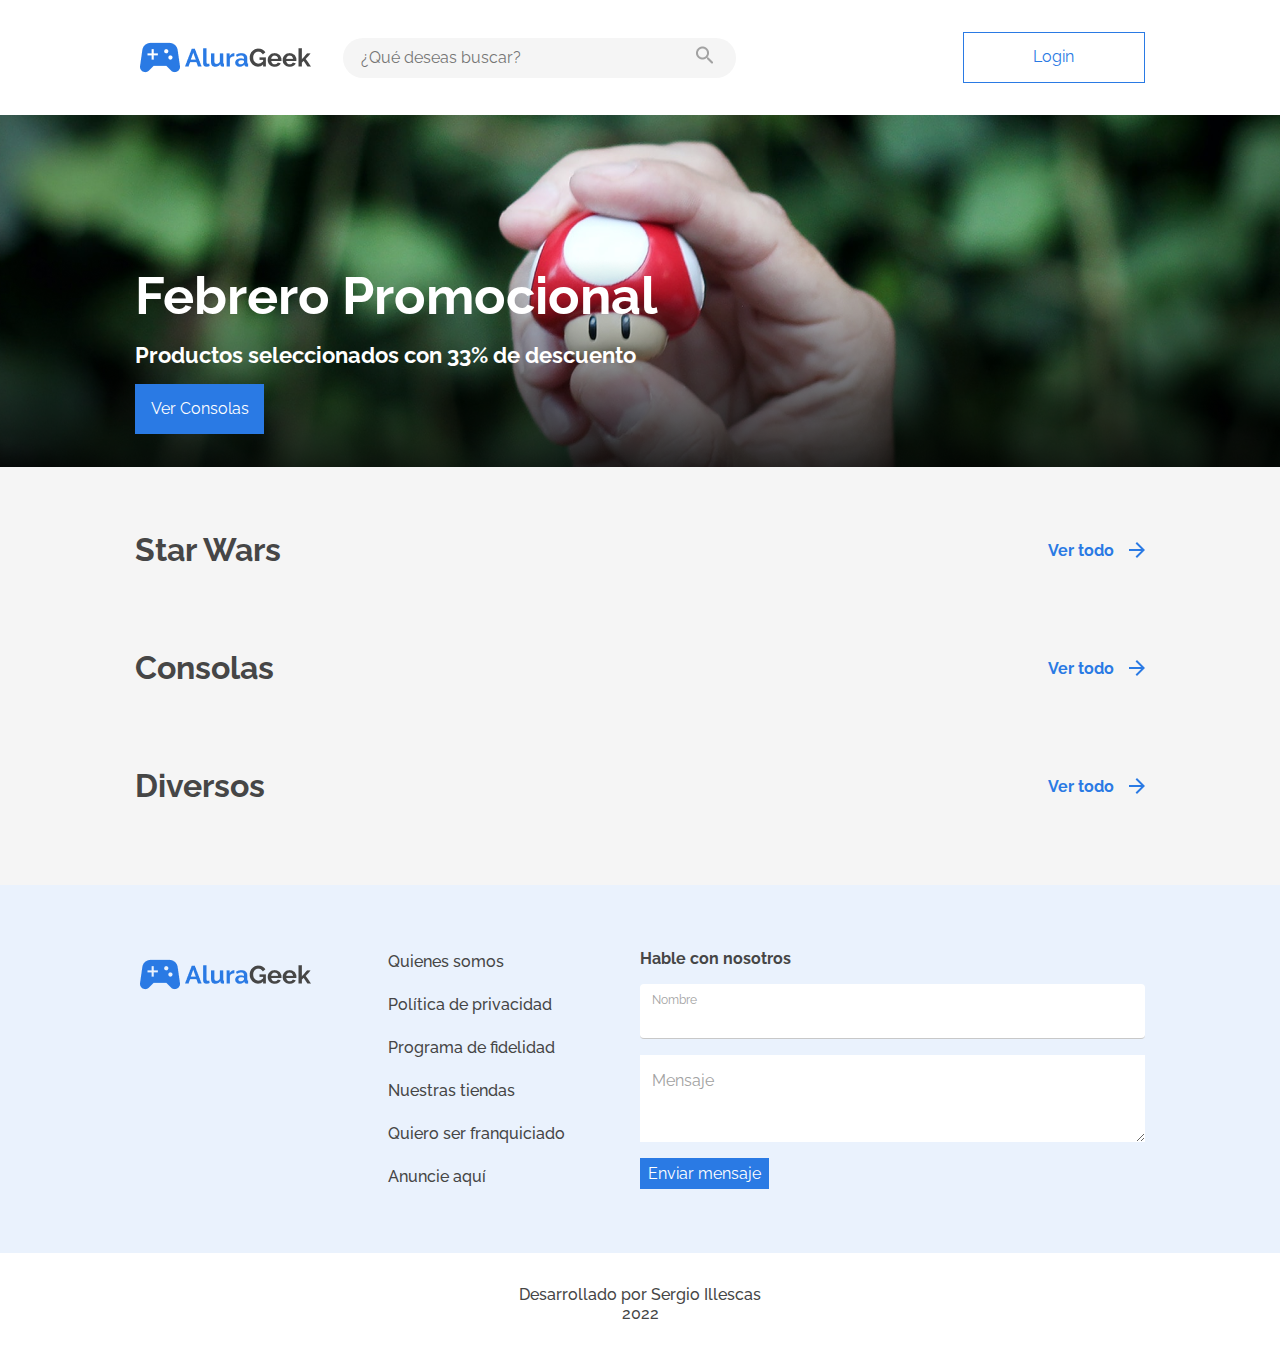
<file: index.html>
<!DOCTYPE html>
<html lang="es">
<head>
    <meta charset="UTF-8">
    <meta http-equiv="X-UA-Compatible" content="IE=edge">
    <meta name="viewport" content="width=device-width, initial-scale=1.0">
    <link rel="preconnect" href="https://fonts.googleapis.com">
    <link href="https://fonts.googleapis.com/css2?family=Raleway:wght@400;500;700&display=swap" rel="stylesheet">
    <link rel="preconnect" href="https://fonts.gstatic.com" crossorigin>
    <link rel="stylesheet" href="./css/reset.css">
    <link rel="stylesheet" href="./css/normalize.css">
    <link rel="stylesheet" href="./css/base.css">

    <link rel="stylesheet" href="./css/header.css">
    <link rel="stylesheet" href="./css/header/header-menu.css">
    <link rel="stylesheet" href="./css/header/menu/header-logo.css">
    <link rel="stylesheet" href="./css/header/menu/header-menu-search.css">
    <link rel="stylesheet" href="./css/header/menu/header-menu-input.css">
    <link rel="stylesheet" href="./css/header/menu/header-boton-login.css">
    <link rel="stylesheet" href="./css/header/menu/header-search-mobile.css">
    <link rel="stylesheet" href="./css/header/header-banner.css">
    <link rel="stylesheet" href="./css/header/banner/banner.css">
    <link rel="stylesheet" href="./css/header/banner/banner-text.css">
    <link rel="stylesheet" href="./css/header/banner/banner-boton.css">

    <link rel="stylesheet" href="./css/products.css">
    <link rel="stylesheet" href="./css/products-group/products-group.css">
    <link rel="stylesheet" href="./css/products-group/products-menu.css">
    <link rel="stylesheet" href="./css/products-group/products-items.css">
    <link rel="stylesheet" href="./css/products-group/products-cards/products-cards.css">
    <link rel="stylesheet" href="./css/products-group/products-cards/products-id.css">

    <link rel="stylesheet" href="./css/footer.css">
    <link rel="stylesheet" href="./css/footer/footer-poweredBy.css">
    <link rel="stylesheet" href="./css/footer/footer-content.css">   
    <link rel="stylesheet" href="./css/footer/footer-flex/footer__flex.css">
    <link rel="stylesheet" href="./css/footer/footer-flex/footer-links/footer-links.css">
    <link rel="stylesheet" href="./css/footer/footer-flex/footer-contact/footer-contact.css">
    <link rel="stylesheet" href="./css/footer/footer-flex/footer-contact/footer-form.css">
    
    <title>Alura Geek</title>


</head>
<body>
    <header class="header">
        <section class="header__menu container">
            <div class="header__logo">
                <img src="../assets/Logo.png" alt="" class="header__logo__img">
                <div class="header__menu__search">
                    <input class="header__menu__input"  type="text" placeholder="¿Qué deseas buscar?" data-searchInput>
                    <button data-searchButton><img src="../assets/lupa.png" alt=""></button>                    
                </div>                
            </div>
            <a href="/screens/login.html"><button class="header__boton--login">Login</button></a>
            
            <div class="header__search__mobile"><img class="search__mobile" src="../assets/lupa.png" alt=""></div>
        </section>
        <section class="header__banner">
            <div class="banner" data-banner>
                <!-- Voy a generar dinamicamente este div para que sea más fácil cambiar el texto del banner -->


                <!-- <div class="banner__text container">
                    <h1 class="banner__title">Febrero Promocional</h1>
                    <p class="banner__subtitle">Productos seleccionados con 33% de descuento</p>
                    <a href="/screens/promocionados.html?sectionId=consolas"><button class="banner__boton--ver">Ver Consolas</button></a>
                </div> -->
            </div>
        </section>
    </header>
    
    <main class="products">
        <!-- STAR WARS -->
        <section class="products__group container" id="star-wars">
            <div class="products__menu">
                <h3 class="products__title">Star Wars</h3>
                <a href="/screens/secciones.html?sectionId=star-wars">
                    <button class="products__ver"><div>Ver todo</div><div class="products__ver--flecha"></div></button>
                </a>                  
            </div>
            <div class="products__items container" data-tipo="star-wars">
                <!-- CARD -->
                <!-- <div class="products__cards" data-card>
                    <div class="card__img" ><img src="/assets/products/unsplash_6FDXGY9J6y4.png" alt="producto XYZ"></div>
                    <div class="card__title">Producto XYZ</div>
                    <div class="card__price">$ 60.00</div>
                    <a href="" class="card__details">Ver producto</a>
                </div> -->
                <!-- FIN CARD -->
                <!-- <div class="products__cards">
                    <div class="card__img" id="a02"></div>
                    <div class="card__title">Producto XYZ</div>
                    <div class="card__price">$ 60.00</div>
                    <a href="" class="card__details">Ver producto</a>
                </div>
                <div class="products__cards">
                    <div class="card__img" id="a03"></div>
                    <div class="card__title">Producto XYZ</div>
                    <div class="card__price">$ 60.00</div>
                    <a href="" class="card__details">Ver producto</a>
                </div>
                <div class="products__cards">
                    <div class="card__img" id="a04"></div>
                    <div class="card__title">Producto XYZ</div>
                    <div class="card__price">$ 60.00</div>
                    <a href="" class="card__details">Ver producto</a>
                </div>
                <div class="products__cards erase">
                    <div class="card__img" id="a05"></div>
                    <div class="card__title">Producto XYZ</div>
                    <div class="card__price">$ 60.00</div>
                    <a href="" class="card__details">Ver producto</a>
                </div>
                <div class="products__cards erase">
                    <div class="card__img" id="a06"></div>
                    <div class="card__title">Producto XYZ</div>
                    <div class="card__price">$ 60.00</div>
                    <a href="" class="card__details">Ver producto</a>
                </div> -->
            </div>
        </section>

        <!-- CONSOLAS -->
        <section class="products__group container" id="consolas">
            <div class="products__menu">
                <h3 class="products__title">Consolas</h3>
                <a href="/screens/secciones.html?sectionId=consolas">
                    <button class="products__ver"><div>Ver todo</div><div class="products__ver--flecha"></div></button>
                </a> 
            </div>
            <div class="products__items container" data-tipo="consolas">
                <!-- CARD -->
                <!-- <div class="products__cards">
                    <div class="card__img" id="b01"></div>
                    <div class="card__title">Control XYZ</div>
                    <div class="card__price">$ 60.00</div>
                    <a href="" class="card__details">Ver producto</a>
                </div> -->
                <!-- FIN CARD -->
                <!-- <div class="products__cards">
                    <div class="card__img" id="b02"></div>
                    <div class="card__title">Control y Consola XYZ</div>
                    <div class="card__price">$ 60.00</div>
                    <a href="" class="card__details">Ver producto</a>
                </div>
                <div class="products__cards">
                    <div class="card__img" id="b03"></div>
                    <div class="card__title">Consola XYZ</div>
                    <div class="card__price">$ 60.00</div>
                    <a href="" class="card__details">Ver producto</a>
                </div>
                <div class="products__cards">
                    <div class="card__img" id="b04"></div>
                    <div class="card__title">Control XYZ</div>
                    <div class="card__price">$ 60.00</div>
                    <a href="" class="card__details">Ver producto</a>
                </div>
                <div class="products__cards erase">
                    <div class="card__img" id="b05"></div>
                    <div class="card__title">Consola XYZ</div>
                    <div class="card__price">$ 60.00</div>
                    <a href="" class="card__details">Ver producto</a>
                </div>
                <div class="products__cards erase">
                    <div class="card__img" id="b06"></div>
                    <div class="card__title">Game Boy Color</div>
                    <div class="card__price">$ 60.00</div>
                    <a href="" class="card__details">Ver producto</a>
                </div> -->
            </div>
        </section>

        <!-- DIVERSOS -->
        <section class="products__group container" id="diversos">
            <div class="products__menu">
                <h3 class="products__title">Diversos</h3>
                <a href="/screens/secciones.html?sectionId=diversos">
                    <button class="products__ver"><div>Ver todo</div><div class="products__ver--flecha"></div></button>
                </a> 
            </div>
            <div class="products__items container" data-tipo="diversos">
                <!-- CARD -->
                <!-- <div class="products__cards">
                    <div class="card__img" id="c01"></div>
                    <div class="card__title">Camisa Atari</div>
                    <div class="card__price">$ 60.00</div>
                    <a href="" class="card__details">Ver producto</a>
                </div> -->
                <!-- FIN CARD -->
                <!-- <div class="products__cards">
                    <div class="card__img" id="c02"></div>
                    <div class="card__title">Camisa SNES</div>
                    <div class="card__price">$ 60.00</div>
                    <a href="" class="card__details">Ver producto</a>
                </div>
                <div class="products__cards">
                    <div class="card__img" id="c03"></div>
                    <div class="card__title">Control y Consola XYZ</div>
                    <div class="card__price">$ 60.00</div>
                    <a href="" class="card__details">Ver producto</a>
                </div>
                <div class="products__cards">
                    <div class="card__img" id="c04"></div>
                    <div class="card__title">Control y Consola XYZ</div>
                    <div class="card__price">$ 60.00</div>
                    <a href="" class="card__details">Ver producto</a>
                </div>
                <div class="products__cards erase">
                    <div class="card__img" id="c05"></div>
                    <div class="card__title">Control y Consola XYZ</div>
                    <div class="card__price">$ 60.00</div>
                    <a href="" class="card__details">Ver producto</a>
                </div>
                <div class="products__cards erase">
                    <div class="card__img" id="c06"></div>
                    <div class="card__title">Producto XYZ</div>
                    <div class="card__price">$ 60.00</div>
                    <a href="" class="card__details">Ver producto</a>
                </div> -->
            </div>
        </section>
    </main>

    <footer class="footer">
        <section class="footer__content" >
            <div class="footer__flex container">
                <div class="footer__logo">
                    <img src="../assets/Logo.png" alt="" class="footer__logo__img">
                </div>
                <div class="footer__links">
                    <a class="footer__links--item" href="">Quienes somos</a>
                    <a class="footer__links--item" href="">Política de privacidad</a>
                    <a class="footer__links--item" href="">Programa de fidelidad</a>
                    <a class="footer__links--item" href="">Nuestras tiendas</a>
                    <a class="footer__links--item" href="">Quiero ser franquiciado</a>
                    <a class="footer__links--item" href="">Anuncie aquí</a>
                </div>
                <div class="footer__contact">
                    <form class="footer__form" name="form" data-form="form">
                        <h4 class="form__title">Hable con nosotros</h4>
                        <div class="form__input--div">
                            <span class="form__input--placeholder">Nombre</span>
                            <input class="form__input" type="text" name="nombre" data-form="form-nombre" max="40" min="3" required>
                        </div>
                        <textarea class="form__textarea" rows="5" cols="40" id="mensagem" name="mensaje" placeholder="Mensaje" data-form="form-mensaje" required minlength="3" maxlength="120"></textarea>
                        <button type="submit" class="form__button" data-form="enviar">Enviar mensaje</button>
                    </form>   
                </div>
            </div>
        </section>
        <section class="footer__powered-by">
            <div class="powered-by__author">
                <p class="powered-by__author--text">Desarrollado por Sergio Illescas</p> 
                <p>2022</p>
            </div>
        </section>
    </footer> 

    <script type="module" src="./controllers/search-controller.js"></script>
    <script type="module" src="./controllers/index-controller.js"></script>
    <script type="module" src="./service/client-service.js"></script>
    <script type="module" src="/validators/form-index-validator.js"></script>
    
</body>
</html>
</file>
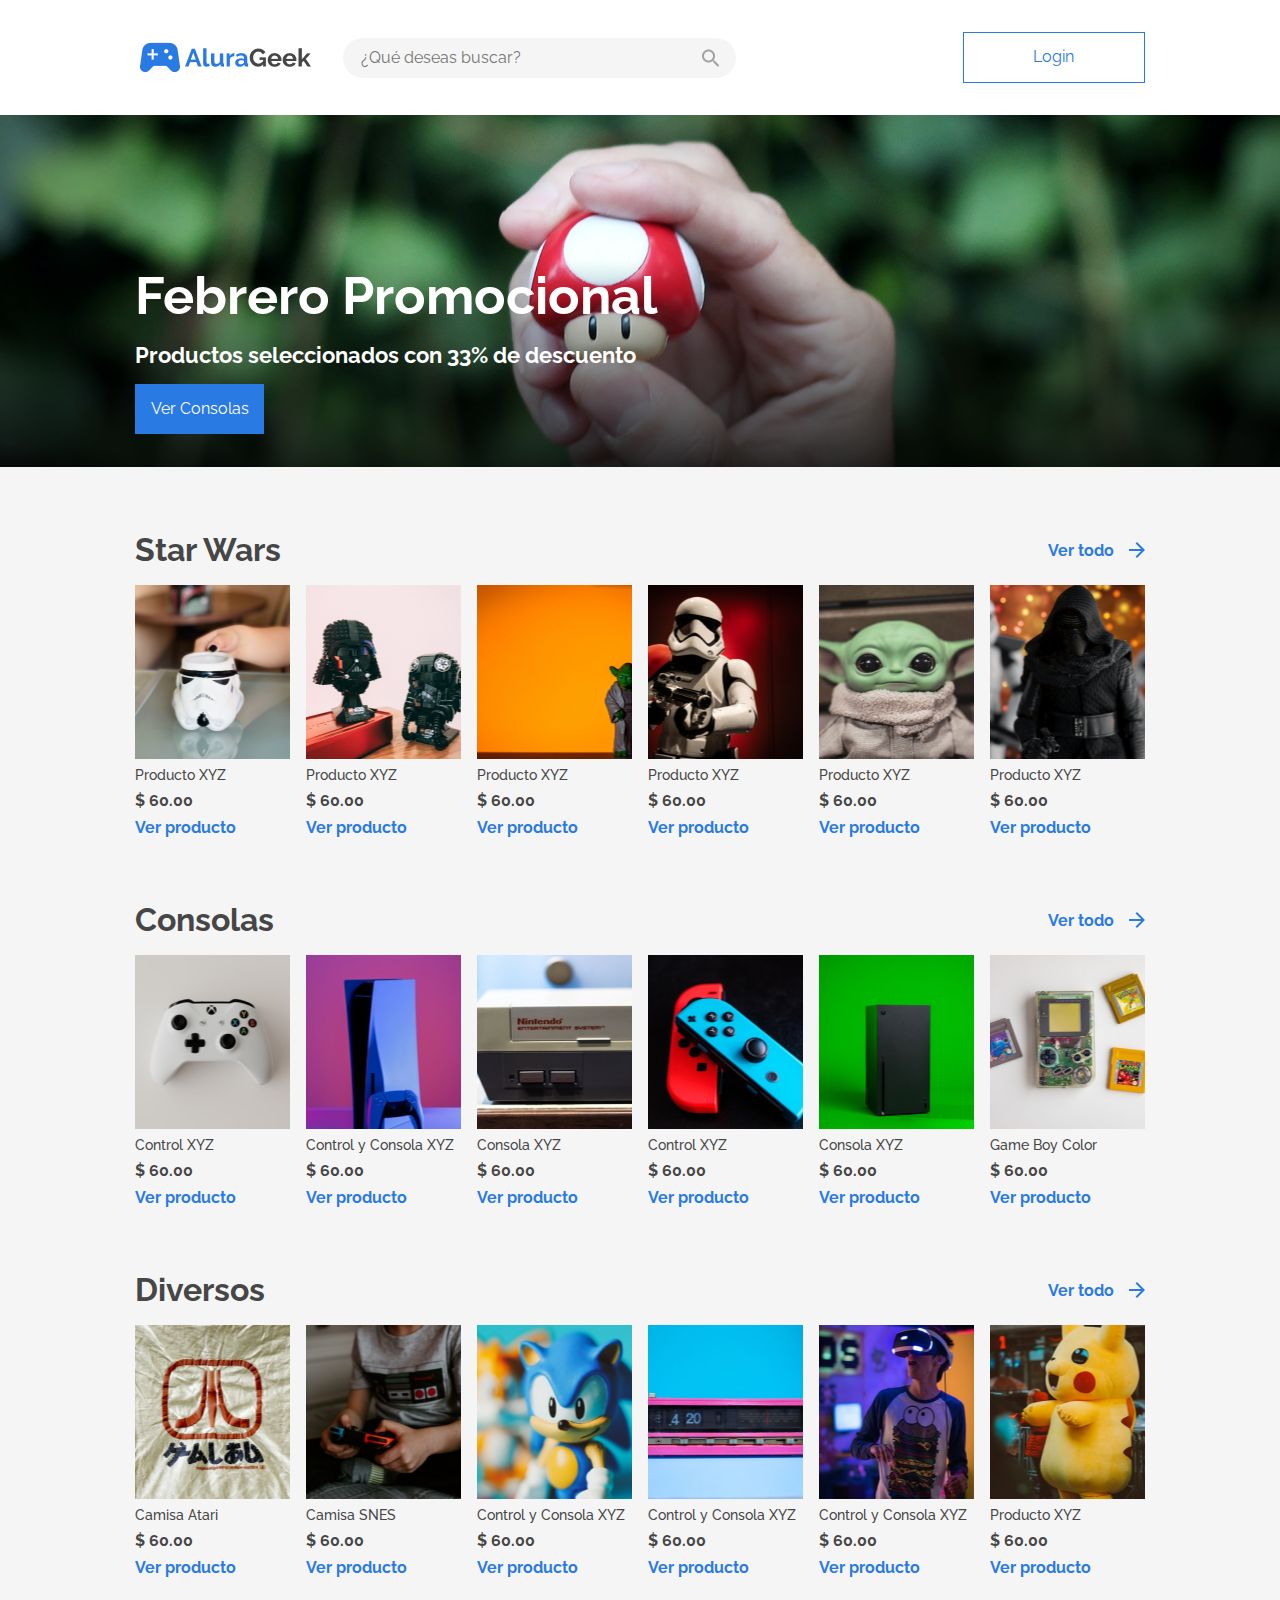
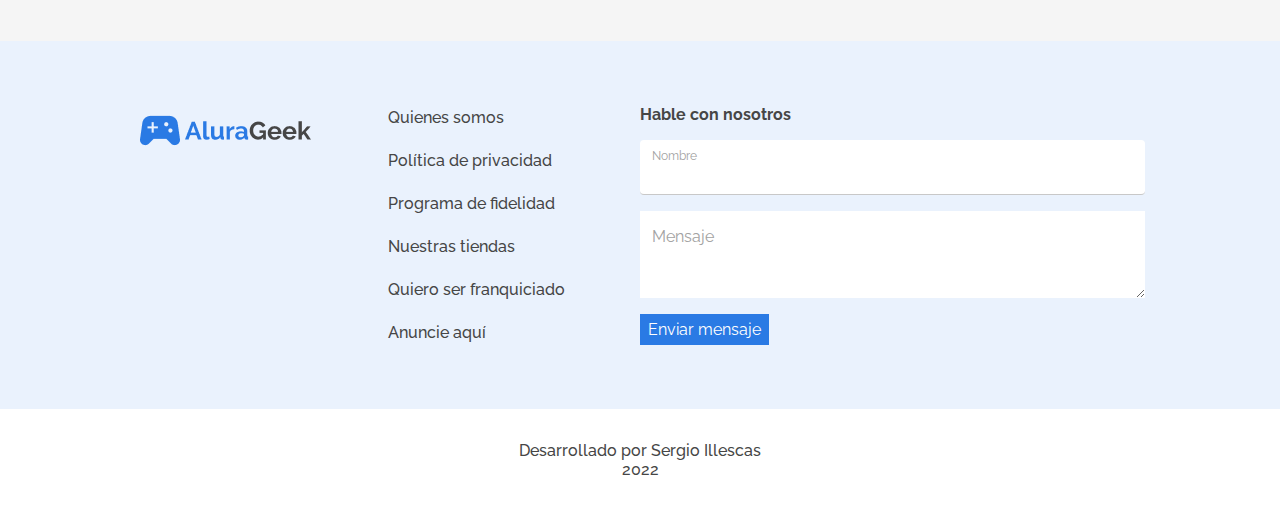
<file: screens/index.html>
<!DOCTYPE html>
<html lang="es">
<head>
    <meta charset="UTF-8">
    <meta http-equiv="X-UA-Compatible" content="IE=edge">
    <meta name="viewport" content="width=device-width, initial-scale=1.0">
    <link rel="preconnect" href="https://fonts.googleapis.com">
    <link href="https://fonts.googleapis.com/css2?family=Raleway:wght@400;500;700&display=swap" rel="stylesheet">
    <link rel="preconnect" href="https://fonts.gstatic.com" crossorigin>
    <link rel="stylesheet" href="../css/reset.css">
    <link rel="stylesheet" href="../css/normalize.css">
    <link rel="stylesheet" href="../css/base.css">

    <link rel="stylesheet" href="../css/header.css">
    <link rel="stylesheet" href="../css/header/header-menu.css">
    <link rel="stylesheet" href="../css/header/menu/header-logo.css">
    <link rel="stylesheet" href="../css/header/menu/header-menu-search.css">
    <link rel="stylesheet" href="../css/header/menu/header-menu-input.css">
    <link rel="stylesheet" href="../css/header/menu/header-boton-login.css">
    <link rel="stylesheet" href="../css/header/menu/header-search-mobile.css">
    <link rel="stylesheet" href="../css/header/header-banner.css">
    <link rel="stylesheet" href="../css/header/banner/banner.css">
    <link rel="stylesheet" href="../css/header/banner/banner-text.css">
    <link rel="stylesheet" href="../css/header/banner/banner-boton.css">

    <link rel="stylesheet" href="../css/products.css">
    <link rel="stylesheet" href="../css/products-group/products-group.css">
    <link rel="stylesheet" href="../css/products-group/products-menu.css">
    <link rel="stylesheet" href="../css/products-group/products-items.css">
    <link rel="stylesheet" href="../css/products-group/products-cards/products-cards.css">
    <link rel="stylesheet" href="../css/products-group/products-cards/products-id.css">

    <link rel="stylesheet" href="../css/footer.css">
    <link rel="stylesheet" href="../css/footer/footer-poweredBy.css">
    <link rel="stylesheet" href="../css/footer/footer-content.css">   
    <link rel="stylesheet" href="../css/footer/footer-flex/footer__flex.css">
    <link rel="stylesheet" href="../css/footer/footer-flex/footer-links/footer-links.css">
    <link rel="stylesheet" href="../css/footer/footer-flex/footer-contact/footer-contact.css">
    <link rel="stylesheet" href="../css/footer/footer-flex/footer-contact/footer-form.css">

    <title>Alura Geek</title>


</head>
<body>
    <header class="header">
        <section class="header__menu container">
            <div class="header__logo">
                <img src="../assets/Logo.png" alt="" class="header__logo__img">
                <div class="header__menu__search">
                    <input class="header__menu__input"  type="text" placeholder="¿Qué deseas buscar?">
                    <img src="../assets/lupa.png" alt="">
                </div>                
            </div>
            <a href="login.html"><button class="header__boton--login">Login</button></a>
            
            <div class="header__search__mobile"><img class="search__mobile" src="../assets/lupa.png" alt=""></div>
        </section>
        <section class="header__banner">
            <div class="banner">
                <div class="banner__text container">
                    <h1 class="banner__title">Febrero Promocional</h1>
                    <p class="banner__subtitle">Productos seleccionados con 33% de descuento</p>
                    <a href="#consolas"><button class="banner__boton--ver">Ver Consolas</button></a>
                </div>
            </div>
        </section>
    </header>
    
    <main class="products">
        <!-- STAR WARS -->
        <section class="products__group container" id="star-wars">
            <div class="products__menu">
                <h3 class="products__title">Star Wars</h3>
                <button class="products__ver"><div>Ver todo</div><div class="products__ver--flecha"></div></button>  
            </div>
            <div class="products__items container">
                <!-- CARD -->
                <div class="products__cards">
                    <div class="card__img" id="a01"></div>
                    <div class="card__title">Producto XYZ</div>
                    <div class="card__price">$ 60.00</div>
                    <a href="" class="card__details">Ver producto</a>
                </div>
                <!-- FIN CARD -->
                <div class="products__cards">
                    <div class="card__img" id="a02"></div>
                    <div class="card__title">Producto XYZ</div>
                    <div class="card__price">$ 60.00</div>
                    <a href="" class="card__details">Ver producto</a>
                </div>
                <div class="products__cards">
                    <div class="card__img" id="a03"></div>
                    <div class="card__title">Producto XYZ</div>
                    <div class="card__price">$ 60.00</div>
                    <a href="" class="card__details">Ver producto</a>
                </div>
                <div class="products__cards">
                    <div class="card__img" id="a04"></div>
                    <div class="card__title">Producto XYZ</div>
                    <div class="card__price">$ 60.00</div>
                    <a href="" class="card__details">Ver producto</a>
                </div>
                <div class="products__cards erase">
                    <div class="card__img" id="a05"></div>
                    <div class="card__title">Producto XYZ</div>
                    <div class="card__price">$ 60.00</div>
                    <a href="" class="card__details">Ver producto</a>
                </div>
                <div class="products__cards erase">
                    <div class="card__img" id="a06"></div>
                    <div class="card__title">Producto XYZ</div>
                    <div class="card__price">$ 60.00</div>
                    <a href="" class="card__details">Ver producto</a>
                </div>
            </div>
        </section>

        <!-- CONSOLAS -->
        <section class="products__group container" id="consolas">
            <div class="products__menu">
                <h3 class="products__title">Consolas</h3>
                <button class="products__ver"><div>Ver todo</div><div class="products__ver--flecha"></div></button>  
            </div>
            <div class="products__items container">
                <!-- CARD -->
                <div class="products__cards">
                    <div class="card__img" id="b01"></div>
                    <div class="card__title">Control XYZ</div>
                    <div class="card__price">$ 60.00</div>
                    <a href="" class="card__details">Ver producto</a>
                </div>
                <!-- FIN CARD -->
                <div class="products__cards">
                    <div class="card__img" id="b02"></div>
                    <div class="card__title">Control y Consola XYZ</div>
                    <div class="card__price">$ 60.00</div>
                    <a href="" class="card__details">Ver producto</a>
                </div>
                <div class="products__cards">
                    <div class="card__img" id="b03"></div>
                    <div class="card__title">Consola XYZ</div>
                    <div class="card__price">$ 60.00</div>
                    <a href="" class="card__details">Ver producto</a>
                </div>
                <div class="products__cards">
                    <div class="card__img" id="b04"></div>
                    <div class="card__title">Control XYZ</div>
                    <div class="card__price">$ 60.00</div>
                    <a href="" class="card__details">Ver producto</a>
                </div>
                <div class="products__cards erase">
                    <div class="card__img" id="b05"></div>
                    <div class="card__title">Consola XYZ</div>
                    <div class="card__price">$ 60.00</div>
                    <a href="" class="card__details">Ver producto</a>
                </div>
                <div class="products__cards erase">
                    <div class="card__img" id="b06"></div>
                    <div class="card__title">Game Boy Color</div>
                    <div class="card__price">$ 60.00</div>
                    <a href="" class="card__details">Ver producto</a>
                </div>
            </div>
        </section>

        <!-- DIVERSOS -->
        <section class="products__group container" id="diversos">
            <div class="products__menu">
                <h3 class="products__title">Diversos</h3>
                <button class="products__ver"><div>Ver todo</div><div class="products__ver--flecha"></div></button>  
            </div>
            <div class="products__items container">
                <!-- CARD -->
                <div class="products__cards">
                    <div class="card__img" id="c01"></div>
                    <div class="card__title">Camisa Atari</div>
                    <div class="card__price">$ 60.00</div>
                    <a href="" class="card__details">Ver producto</a>
                </div>
                <!-- FIN CARD -->
                <div class="products__cards">
                    <div class="card__img" id="c02"></div>
                    <div class="card__title">Camisa SNES</div>
                    <div class="card__price">$ 60.00</div>
                    <a href="" class="card__details">Ver producto</a>
                </div>
                <div class="products__cards">
                    <div class="card__img" id="c03"></div>
                    <div class="card__title">Control y Consola XYZ</div>
                    <div class="card__price">$ 60.00</div>
                    <a href="" class="card__details">Ver producto</a>
                </div>
                <div class="products__cards">
                    <div class="card__img" id="c04"></div>
                    <div class="card__title">Control y Consola XYZ</div>
                    <div class="card__price">$ 60.00</div>
                    <a href="" class="card__details">Ver producto</a>
                </div>
                <div class="products__cards erase">
                    <div class="card__img" id="c05"></div>
                    <div class="card__title">Control y Consola XYZ</div>
                    <div class="card__price">$ 60.00</div>
                    <a href="" class="card__details">Ver producto</a>
                </div>
                <div class="products__cards erase">
                    <div class="card__img" id="c06"></div>
                    <div class="card__title">Producto XYZ</div>
                    <div class="card__price">$ 60.00</div>
                    <a href="" class="card__details">Ver producto</a>
                </div>
            </div>
        </section>
    </main>

    <footer class="footer">
        <section class="footer__content" >
            <div class="footer__flex container">
                <div class="footer__logo">
                    <img src="../assets/Logo.png" alt="" class="footer__logo__img">
                </div>
                <div class="footer__links">
                    <a class="footer__links--item" href="">Quienes somos</a>
                    <a class="footer__links--item" href="">Política de privacidad</a>
                    <a class="footer__links--item" href="">Programa de fidelidad</a>
                    <a class="footer__links--item" href="">Nuestras tiendas</a>
                    <a class="footer__links--item" href="">Quiero ser franquiciado</a>
                    <a class="footer__links--item" href="">Anuncie aquí</a>
                </div>
                <div class="footer__contact">
                    <form class="footer__form" name="form">
                        <h4 class="form__title">Hable con nosotros</h4>
                        <div class="form__input--div">
                            <span class="form__input--placeholder">Nombre</span>
                            <input class="form__input" type="text" name="nombre">
                        </div>
                        <textarea class="form__textarea" rows="5" cols="40" id="mensagem" name="mensaje" placeholder="Mensaje"></textarea>
                        <button type="submit" class="form__button">Enviar mensaje</button>
                    </form>   
                </div>
            </div>
        </section>
        <section class="footer__powered-by">
            <div class="powered-by__author">
                <p class="powered-by__author--text">Desarrollado por Sergio Illescas</p> 
                <p>2022</p>
            </div>
        </section>
    </footer>   
    
    <script src="../service/client-service.js"></script>
    
</body>
</html>
</file>
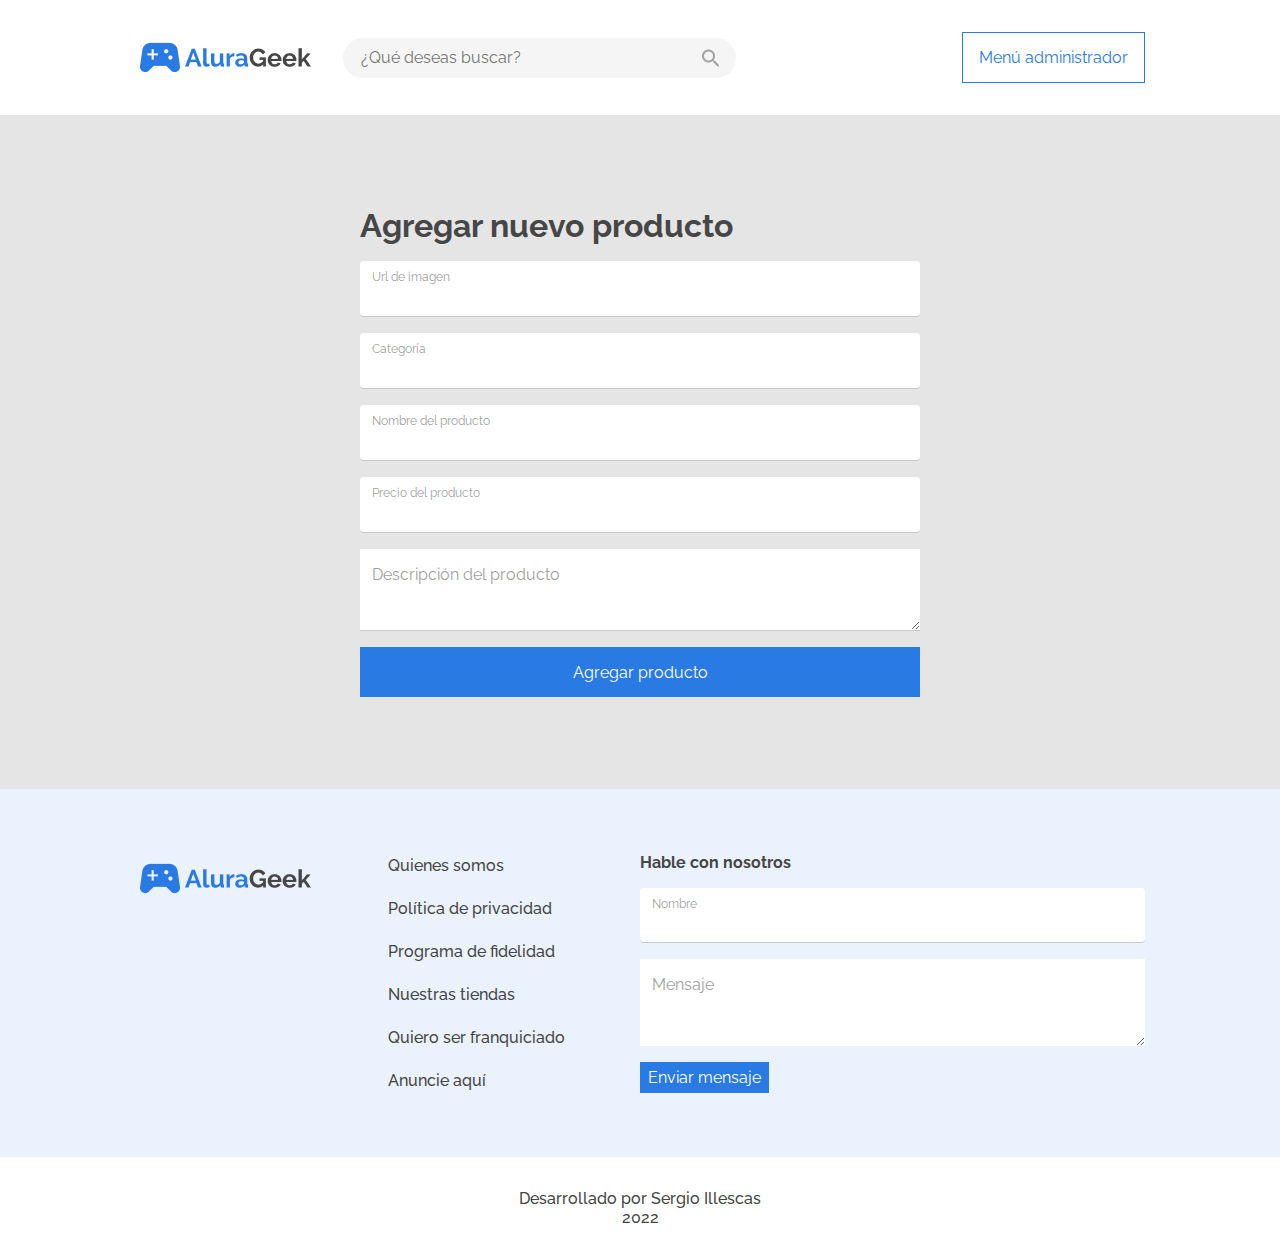
<file: agregar-productos.html>
<!DOCTYPE html>
<html lang="es">
<head>
    <meta charset="UTF-8">
    <meta http-equiv="X-UA-Compatible" content="IE=edge">
    <meta name="viewport" content="width=device-width, initial-scale=1.0">
    <link rel="preconnect" href="https://fonts.googleapis.com">
    <link href="https://fonts.googleapis.com/css2?family=Raleway:wght@400;500;700&display=swap" rel="stylesheet">
    <link rel="preconnect" href="https://fonts.gstatic.com" crossorigin>
    <link rel="stylesheet" href="./css/reset.css">
    <link rel="stylesheet" href="./css/normalize.css">
    <link rel="stylesheet" href="./css/base.css">

    <link rel="stylesheet" href="./css/header.css">
    <link rel="stylesheet" href="./css/header/header-menu.css">
    <link rel="stylesheet" href="./css/header/menu/header-logo.css">
    <link rel="stylesheet" href="./css/header/menu/header-menu-search.css">
    <link rel="stylesheet" href="./css/header/menu/header-menu-input.css">
    <link rel="stylesheet" href="./css/agregar-productos/agregar-productos-header/menu-agregar-productos.css">
    <link rel="stylesheet" href="./css/header/menu/header-search-mobile.css">

    <link rel="stylesheet" href="./css/agregar-productos.css">
    <link rel="stylesheet" href="./css/agregar-productos/agregar-productos-div.css">
    <link rel="stylesheet" href="./css/agregar-productos/agregar-productos-form.css">
    <link rel="stylesheet" href="./css/agregar-productos/agreagar-productos-form/agregar-productos-title.css">
    <link rel="stylesheet" href="./css/agregar-productos/agreagar-productos-form/agregar-productos-input.css">
    <link rel="stylesheet" href="./css/agregar-productos/agreagar-productos-form/agregar-productos-button.css">

    <link rel="stylesheet" href="./css/footer.css">
    <link rel="stylesheet" href="./css/footer/footer-poweredBy.css">
    <link rel="stylesheet" href="./css/footer/footer-content.css">   
    <link rel="stylesheet" href="./css/footer/footer-flex/footer__flex.css">
    <link rel="stylesheet" href="./css/footer/footer-flex/footer-links/footer-links.css">
    <link rel="stylesheet" href="./css/footer/footer-flex/footer-contact/footer-contact.css">
    <link rel="stylesheet" href="./css/footer/footer-flex/footer-contact/footer-form.css">

    <title>Agregar Productos - Alura Geek</title>


</head>
<body>
    <header class="header">
        <section class="header__menu container">
            <div class="header__logo">
                <img src="./assets/Logo.png" alt="" class="header__logo__img">
                <div class="header__menu__search">
                    <input class="header__menu__input"  type="text" placeholder="¿Qué deseas buscar?">
                    <img src="./assets/lupa.png" alt="">
                </div>                
            </div>
            <button class="header__boton--admin">Menú administrador</button>
            <div class="header__search__mobile"><img class="search__mobile" src="./assets/lupa.png" alt=""></div>
        </section>
    </header>
    
    <main class="agregar-productos">
        <div class="agregar-productos__div container">
            <form class="agregar-productos__form" name="form">
                <h4 class="agregar-productos__title">Agregar nuevo producto</h4>
                <!-- <input class="login__input--email" type="email" name="email" placeholder="Escriba su correo electrónico">
                <input class="login__input--password" type="password" name="contraseña" placeholder="Ingrese su contraseña"> -->
                <div class="agregar-productos__input--div">
                    <span class="agregar-productos__input--placeholder">Url de imagen</span>
                    <input class="agregar-productos__input" type="text" name="nombre">
                </div>
                <div class="agregar-productos__input--div">
                    <span class="agregar-productos__input--placeholder">Categoría</span>
                    <input class="agregar-productos__input" type="text" name="nombre">
                </div>
                <div class="agregar-productos__input--div">
                    <span class="agregar-productos__input--placeholder">Nombre del producto</span>
                    <input class="agregar-productos__input" type="text" name="nombre">
                </div>
                <div class="agregar-productos__input--div">
                    <span class="agregar-productos__input--placeholder">Precio del producto</span>
                    <input class="agregar-productos__input" type="text" name="nombre">
                </div>
                <textarea class="agregar-productos__textarea" rows="5" cols="40" id="mensagem" name="mensaje" placeholder="Descripción del producto"></textarea>
                <button type="submit" class="agregar-productos__button">Agregar producto</button>
            </form>   
        </div>    
    </main>

    <footer class="footer">
        <section class="footer__content" >
            <div class="footer__flex container">
                <div class="footer__logo">
                    <img src="./assets/Logo.png" alt="" class="footer__logo__img">
                </div>
                <div class="footer__links">
                    <a class="footer__links--item" href="">Quienes somos</a>
                    <a class="footer__links--item" href="">Política de privacidad</a>
                    <a class="footer__links--item" href="">Programa de fidelidad</a>
                    <a class="footer__links--item" href="">Nuestras tiendas</a>
                    <a class="footer__links--item" href="">Quiero ser franquiciado</a>
                    <a class="footer__links--item" href="">Anuncie aquí</a>
                </div>
                <div class="footer__contact">
                    <form class="footer__form" name="form">
                        <h4 class="form__title">Hable con nosotros</h4>
                        <div class="form__input--div">
                            <span class="form__input--placeholder">Nombre</span>
                            <input class="form__input" type="text" name="nombre">
                        </div>
                        <textarea class="form__textarea" rows="5" cols="40" id="mensagem" name="mensaje" placeholder="Mensaje"></textarea>
                        <button type="submit" class="form__button">Enviar mensaje</button>
                    </form>   
                </div>
            </div>
        </section>
        <section class="footer__powered-by">
            <div class="powered-by__author">
                <p class="powered-by__author--text">Desarrollado por Sergio Illescas</p> 
                <p>2022</p>
            </div>
        </section>
    </footer>    
    
</body>
</html>
</file>
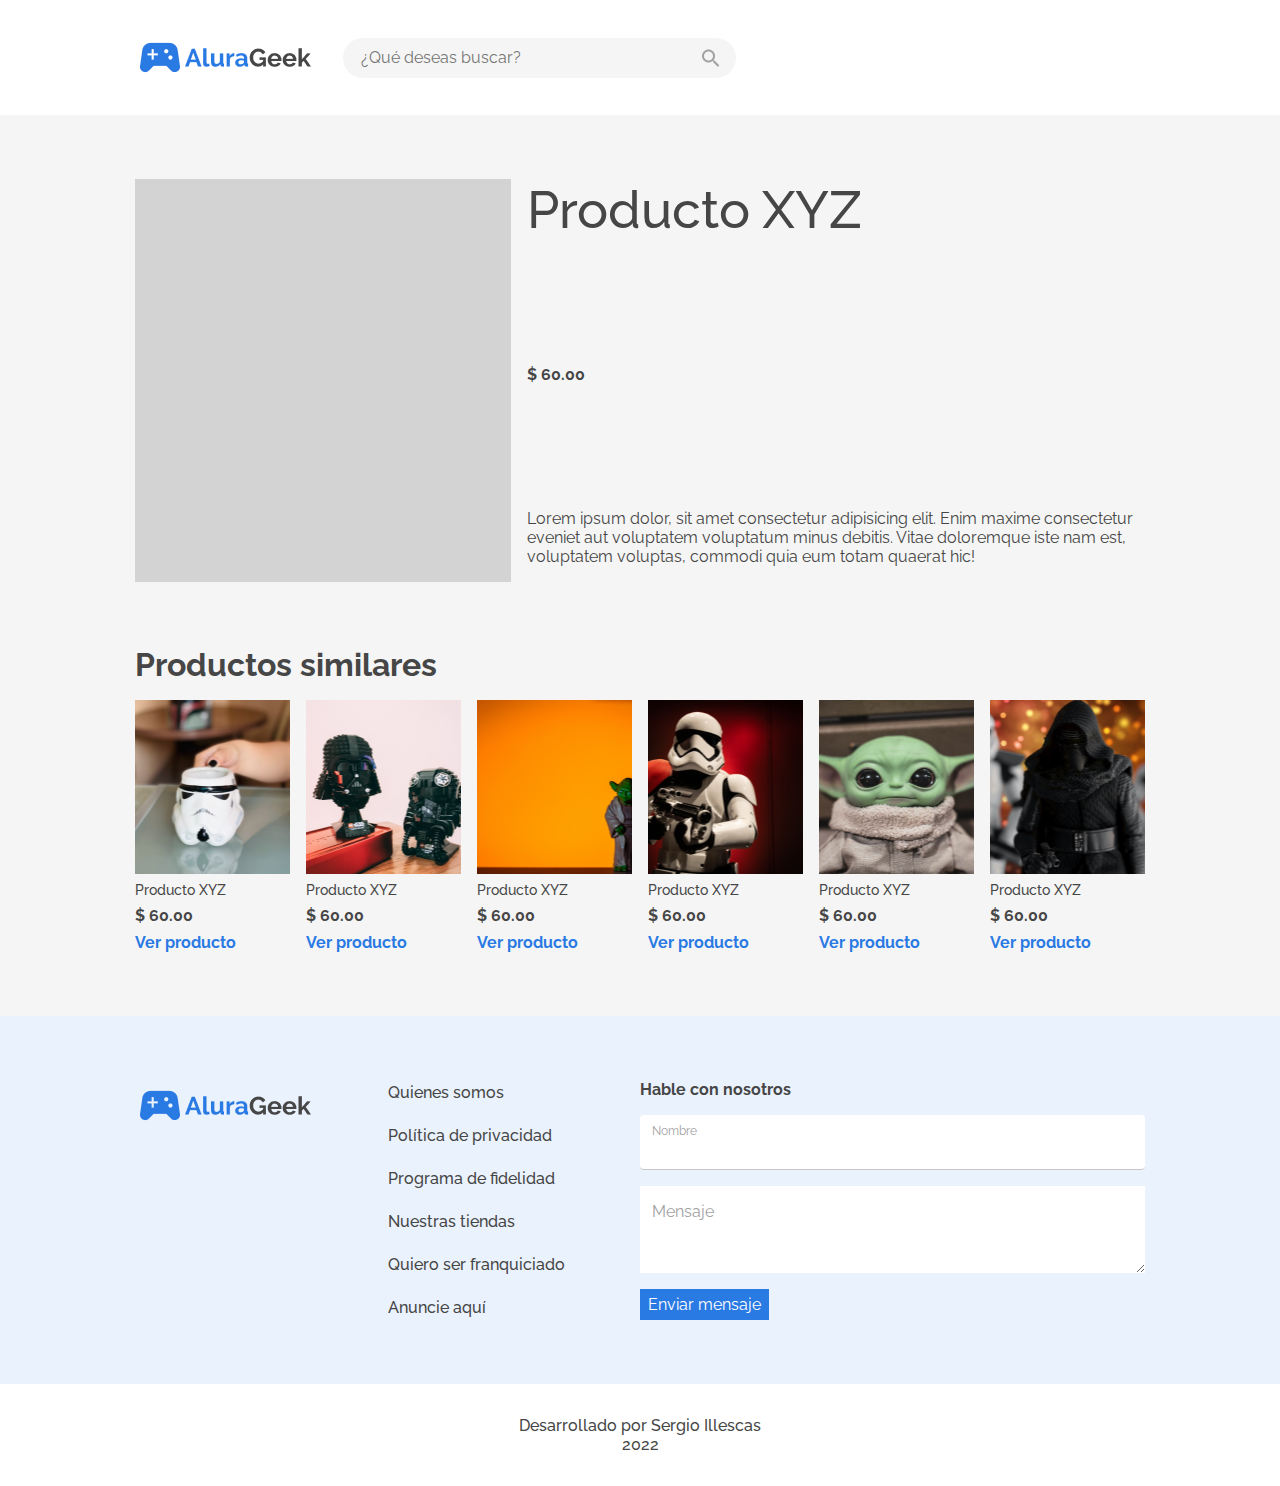
<file: detalle-producto.html>
<!DOCTYPE html>
<html lang="es">
<head>
    <meta charset="UTF-8">
    <meta http-equiv="X-UA-Compatible" content="IE=edge">
    <meta name="viewport" content="width=device-width, initial-scale=1.0">
    <link rel="preconnect" href="https://fonts.googleapis.com">
    <link href="https://fonts.googleapis.com/css2?family=Raleway:wght@400;500;700&display=swap" rel="stylesheet">
    <link rel="preconnect" href="https://fonts.gstatic.com" crossorigin>
    <link rel="stylesheet" href="./css/reset.css">
    <link rel="stylesheet" href="./css/normalize.css">
    <link rel="stylesheet" href="./css/base.css">

    <link rel="stylesheet" href="./css/header.css">
    <link rel="stylesheet" href="./css/header/header-menu.css">
    <link rel="stylesheet" href="./css/header/menu/header-logo.css">
    <link rel="stylesheet" href="./css/header/menu/header-menu-search.css">
    <link rel="stylesheet" href="./css/header/menu/header-menu-input.css">
    <link rel="stylesheet" href="./css/header/menu/header-search-mobile.css">

    <link rel="stylesheet" href="./css/detalle-producto.css">
    <link rel="stylesheet" href="./css/detalle-producto/detalle-producto-div.css">
    <link rel="stylesheet" href="./css/detalle-producto/detalle-producto-principal.css">
    <link rel="stylesheet" href="./css/detalle-producto/detalle-producto-principal-image.css">
    <link rel="stylesheet" href="./css/detalle-producto/detalle-producto-principal-descripcion/detalle-producto-principal-descripcion.css">
    <link rel="stylesheet" href="./css/detalle-producto/detalle-producto-principal-descripcion/detalle-producto-titulo.css">
    <link rel="stylesheet" href="./css/detalle-producto/detalle-producto-principal-descripcion/detalle-producto-precio.css">
    <link rel="stylesheet" href="./css/detalle-producto/detalle-producto-principal-descripcion/detalle-producto-descripcion.css">
    <link rel="stylesheet" href="./css/detalle-producto/detalle-producto-similares/detalle-productos-similares.css">
    <link rel="stylesheet" href="./css/detalle-producto/detalle-producto-similares/productos-similares-menu.css">
    <link rel="stylesheet" href="./css/detalle-producto/detalle-producto-similares/productos-similares-items.css">
    <link rel="stylesheet" href="./css/detalle-producto/detalle-producto-similares/productos-similares-cards.css">
    <link rel="stylesheet" href="./css/detalle-producto/detalle-producto-similares/productos-similares-id.css">

    <link rel="stylesheet" href="./css/footer.css">
    <link rel="stylesheet" href="./css/footer/footer-poweredBy.css">
    <link rel="stylesheet" href="./css/footer/footer-content.css">
    <link rel="stylesheet" href="./css/footer/footer-flex/footer__flex.css">
    <link rel="stylesheet" href="./css/footer/footer-flex/footer-links/footer-links.css">
    <link rel="stylesheet" href="./css/footer/footer-flex/footer-contact/footer-contact.css">
    <link rel="stylesheet" href="./css/footer/footer-flex/footer-contact/footer-form.css">

    <title>Detalles - Alura Geek</title>


</head>
<body>
    <header class="header">
        <section class="header__menu container">
            <div class="header__logo">
                <img src="./assets/Logo.png" alt="" class="header__logo__img">
                <div class="header__menu__search">
                    <input class="header__menu__input"  type="text" placeholder="¿Qué deseas buscar?">
                    <img src="./assets/lupa.png" alt="">
                </div>
            </div>
            <div class="header__search__mobile"><img class="search__mobile" src="./assets/lupa.png" alt=""></div>
        </section>
    </header>

    <main class="detalle__producto">
        <div class="detalle__producto--div">
            <!-- <div class="detalle__producto__principal--img"></div> -->
            <section class="detalle__producto__principal container">
                <div class="detalle__producto__principal--img"></div>
                <div class="detalle__producto__principal--descripcion">
                    <div class="detalle__producto__titulo">Producto XYZ</div>
                    <div class="detalle__producto__precio">$ 60.00</div>
                    <div class="detalle__producto__descripcion">Lorem ipsum dolor, sit amet consectetur adipisicing elit. Enim maxime consectetur eveniet aut voluptatem voluptatum minus debitis. Vitae doloremque iste nam est, voluptatem voluptas, commodi quia eum totam quaerat hic!</div>
                </div>

            </section>
            <section class="detalle__productos-similares container">
                <div class="productos__similares__menu">
                    <h3 class="productos__similares__title">Productos similares</h3>
                </div>
                <div class="productos__similares--items">
                    <!-- CARD -->
                    <div class="productos__similares--cards">
                        <div class="productos__similares__card--img" id="a01"></div>
                        <div class="productos__similares__card--title">Producto XYZ</div>
                        <div class="productos__similares__card--price">$ 60.00</div>
                        <a href="" class="productos__similares__card--details">Ver producto</a>
                    </div>
                    <!-- FIN CARD -->
                    <div class="productos__cards">
                        <div class="productos__similares__card--img" id="a02"></div>
                        <div class="productos__similares__card--title">Producto XYZ</div>
                        <div class="productos__similares__card--price">$ 60.00</div>
                        <a href="" class="productos__similares__card--details">Ver producto</a>
                    </div>
                    <div class="productos__cards">
                        <div class="productos__similares__card--img" id="a03"></div>
                        <div class="productos__similares__card--title">Producto XYZ</div>
                        <div class="productos__similares__card--price">$ 60.00</div>
                        <a href="" class="productos__similares__card--details">Ver producto</a>
                    </div>
                    <div class="productos__cards">
                        <div class="productos__similares__card--img" id="a04"></div>
                        <div class="productos__similares__card--title">Producto XYZ</div>
                        <div class="productos__similares__card--price">$ 60.00</div>
                        <a href="" class="productos__similares__card--details">Ver producto</a>
                    </div>
                    <div class="productos__cards erase">
                        <div class="productos__similares__card--img" id="a05"></div>
                        <div class="productos__similares__card--title">Producto XYZ</div>
                        <div class="productos__similares__card--price">$ 60.00</div>
                        <a href="" class="productos__similares__card--details">Ver producto</a>
                    </div>
                    <div class="productos__cards erase">
                        <div class="productos__similares__card--img" id="a06"></div>
                        <div class="productos__similares__card--title">Producto XYZ</div>
                        <div class="productos__similares__card--price">$ 60.00</div>
                        <a href="" class="productos__similares__card--details">Ver producto</a>
                    </div>
                </div>
            </section>

        </div>


    </main>

    <footer class="footer">
        <section class="footer__content" >
            <div class="footer__flex container">
                <div class="footer__logo">
                    <img src="./assets/Logo.png" alt="" class="footer__logo__img">
                </div>
                <div class="footer__links">
                    <a class="footer__links--item" href="">Quienes somos</a>
                    <a class="footer__links--item" href="">Política de privacidad</a>
                    <a class="footer__links--item" href="">Programa de fidelidad</a>
                    <a class="footer__links--item" href="">Nuestras tiendas</a>
                    <a class="footer__links--item" href="">Quiero ser franquiciado</a>
                    <a class="footer__links--item" href="">Anuncie aquí</a>
                </div>
                <div class="footer__contact">
                    <form class="footer__form" name="form">
                        <h4 class="form__title">Hable con nosotros</h4>
                        <div class="form__input--div">
                            <span class="form__input--placeholder">Nombre</span>
                            <input class="form__input" type="text" name="nombre">
                        </div>
                        <textarea class="form__textarea" rows="5" cols="40" id="mensagem" name="mensaje" placeholder="Mensaje"></textarea>
                        <button type="submit" class="form__button">Enviar mensaje</button>
                    </form>
                </div>
            </div>
        </section>
        <section class="footer__powered-by">
            <div class="powered-by__author">
                <p class="powered-by__author--text">Desarrollado por Sergio Illescas</p>
                <p>2022</p>
            </div>
        </section>
    </footer>

</body>
</html>
</file>
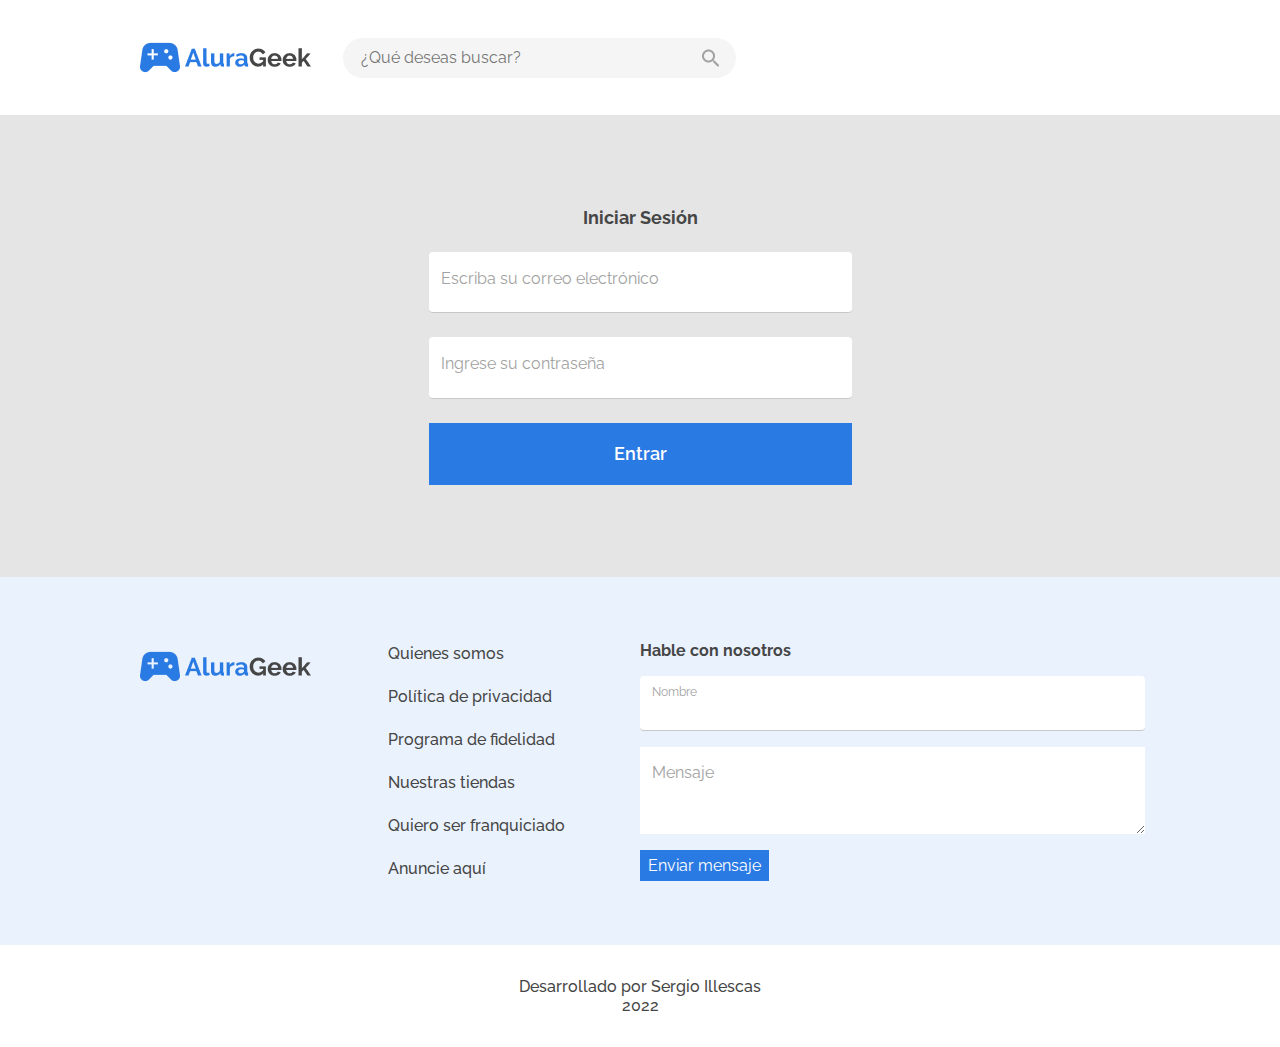
<file: login.html>
<!DOCTYPE html>
<html lang="es">
<head>
    <meta charset="UTF-8">
    <meta http-equiv="X-UA-Compatible" content="IE=edge">
    <meta name="viewport" content="width=device-width, initial-scale=1.0">
    <link rel="preconnect" href="https://fonts.googleapis.com">
    <link href="https://fonts.googleapis.com/css2?family=Raleway:wght@400;500;700&display=swap" rel="stylesheet">
    <link rel="preconnect" href="https://fonts.gstatic.com" crossorigin>
    <link rel="stylesheet" href="./css/reset.css">
    <link rel="stylesheet" href="./css/normalize.css">
    <link rel="stylesheet" href="./css/base.css">

    <link rel="stylesheet" href="./css/header.css">
    <link rel="stylesheet" href="./css/header/header-menu.css">
    <link rel="stylesheet" href="./css/header/menu/header-logo.css">
    <link rel="stylesheet" href="./css/header/menu/header-menu-search.css">
    <link rel="stylesheet" href="./css/header/menu/header-menu-input.css">
    <link rel="stylesheet" href="./css/header/menu/header-boton-login.css">
    <link rel="stylesheet" href="./css/header/menu/header-search-mobile.css">

    <link rel="stylesheet" href="./css/login.css">
    <link rel="stylesheet" href="./css/login/login-div.css">
    <link rel="stylesheet" href="./css/login/login-form.css">
    <link rel="stylesheet" href="./css/login/login-form/login-title.css">
    <link rel="stylesheet" href="./css/login/login-form/login-input.css">
    <link rel="stylesheet" href="./css/login/login-form/login-button-login.css">

    <link rel="stylesheet" href="./css/footer.css">
    <link rel="stylesheet" href="./css/footer/footer-poweredBy.css">
    <link rel="stylesheet" href="./css/footer/footer-content.css">   
    <link rel="stylesheet" href="./css/footer/footer-flex/footer__flex.css">
    <link rel="stylesheet" href="./css/footer/footer-flex/footer-links/footer-links.css">
    <link rel="stylesheet" href="./css/footer/footer-flex/footer-contact/footer-contact.css">
    <link rel="stylesheet" href="./css/footer/footer-flex/footer-contact/footer-form.css">

    <title>Login - Alura Geek</title>


</head>
<body>
    <header class="header">
        <section class="header__menu container">
            <div class="header__logo">
                <img src="./assets/Logo.png" alt="" class="header__logo__img">
                <div class="header__menu__search">
                    <input class="header__menu__input"  type="text" placeholder="¿Qué deseas buscar?">
                    <img src="./assets/lupa.png" alt="">
                </div>                
            </div>
            <!-- <button class="header__boton--login">Login</button> -->
            <div class="header__search__mobile"><img class="search__mobile" src="./assets/lupa.png" alt=""></div>
        </section>
    </header>
    
    <main class="login">
        <div class="login__div">
            <form class="login__form" name="form">
                <h4 class="login__title">Iniciar Sesión</h4>
                <input class="login__input--email" type="email" name="email" placeholder="Escriba su correo electrónico">
                <input class="login__input--password" type="password" name="contraseña" placeholder="Ingrese su contraseña">
                <button type="submit" class="login__button--login">Entrar</button>
            </form>   
        </div>    
    </main>

    <footer class="footer">
        <section class="footer__content" >
            <div class="footer__flex container">
                <div class="footer__logo">
                    <img src="./assets/Logo.png" alt="" class="footer__logo__img">
                </div>
                <div class="footer__links">
                    <a class="footer__links--item" href="">Quienes somos</a>
                    <a class="footer__links--item" href="">Política de privacidad</a>
                    <a class="footer__links--item" href="">Programa de fidelidad</a>
                    <a class="footer__links--item" href="">Nuestras tiendas</a>
                    <a class="footer__links--item" href="">Quiero ser franquiciado</a>
                    <a class="footer__links--item" href="">Anuncie aquí</a>
                </div>
                <div class="footer__contact">
                    <form class="footer__form" name="form">
                        <h4 class="form__title">Hable con nosotros</h4>
                        <div class="form__input--div">
                            <span class="form__input--placeholder">Nombre</span>
                            <input class="form__input" type="text" name="nombre">
                        </div>
                        <textarea class="form__textarea" rows="5" cols="40" id="mensagem" name="mensaje" placeholder="Mensaje"></textarea>
                        <button type="submit" class="form__button">Enviar mensaje</button>
                    </form>   
                </div>
            </div>
        </section>
        <section class="footer__powered-by">
            <div class="powered-by__author">
                <p class="powered-by__author--text">Desarrollado por Sergio Illescas</p> 
                <p>2022</p>
            </div>
        </section>
    </footer>    
    
</body>
</html>
</file>
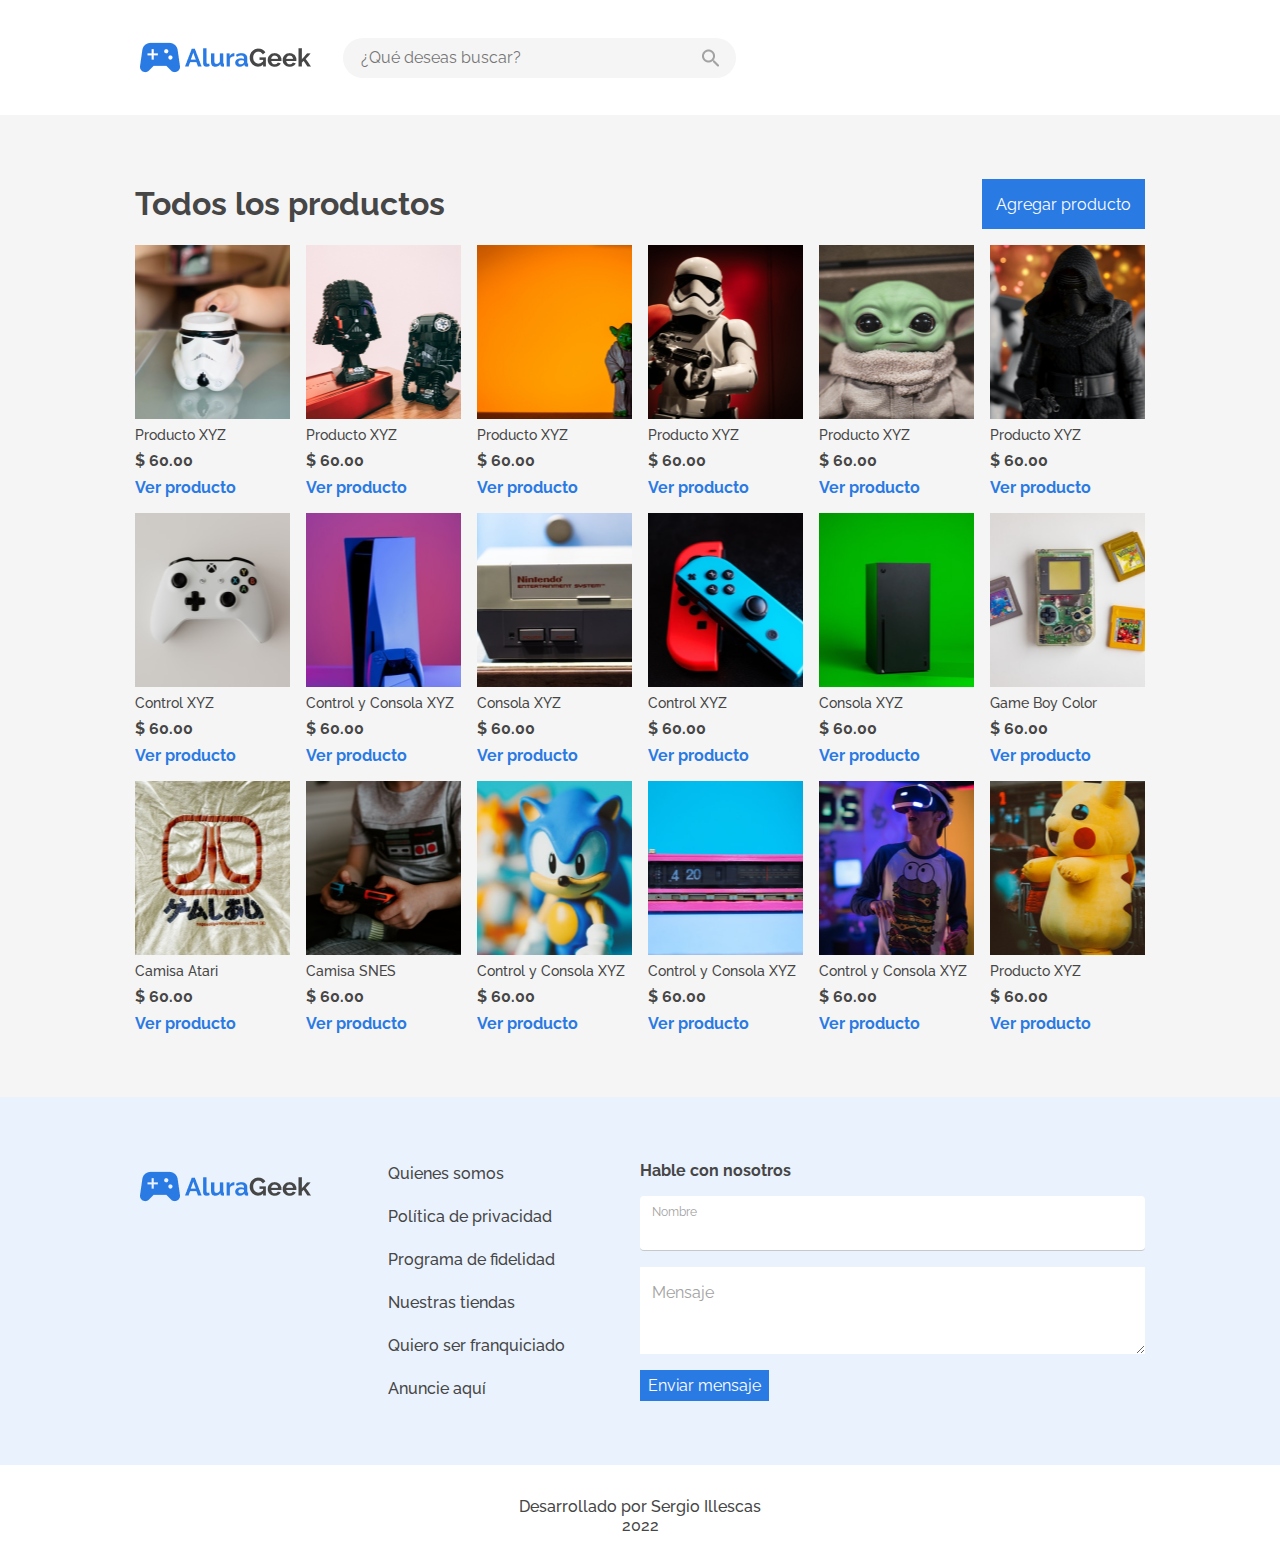
<file: productos.html>
<!DOCTYPE html>
<html lang="es">
<head>
    <meta charset="UTF-8">
    <meta http-equiv="X-UA-Compatible" content="IE=edge">
    <meta name="viewport" content="width=device-width, initial-scale=1.0">
    <link rel="preconnect" href="https://fonts.googleapis.com">
    <link href="https://fonts.googleapis.com/css2?family=Raleway:wght@400;500;700&display=swap" rel="stylesheet">
    <link rel="preconnect" href="https://fonts.gstatic.com" crossorigin>
    <link rel="stylesheet" href="./css/reset.css">
    <link rel="stylesheet" href="./css/normalize.css">
    <link rel="stylesheet" href="./css/base.css">

    <link rel="stylesheet" href="./css/header.css">
    <link rel="stylesheet" href="./css/header/header-menu.css">
    <link rel="stylesheet" href="./css/header/menu/header-logo.css">
    <link rel="stylesheet" href="./css/header/menu/header-menu-search.css">
    <link rel="stylesheet" href="./css/header/menu/header-menu-input.css">
    <link rel="stylesheet" href="./css/header/menu/header-search-mobile.css">

    <link rel="stylesheet" href="./css/productos.css">
    <link rel="stylesheet" href="./css/productos/productos-todos.css">
    <link rel="stylesheet" href="./css/productos/productos-menu.css">
    <link rel="stylesheet" href="./css/productos/productos-boton-agregar.css">
    <link rel="stylesheet" href="./css/productos/productos-items/productos-items.css">
    <link rel="stylesheet" href="./css/productos/productos-items/cards/productos-cards.css">

    <link rel="stylesheet" href="./css/productos/productos-items/cards/productos-id.css">
    
    <!-- <link rel="stylesheet" href="./css/products-group/products-cards/products-id.css"> -->

    <link rel="stylesheet" href="./css/footer.css">
    <link rel="stylesheet" href="./css/footer/footer-poweredBy.css">
    <link rel="stylesheet" href="./css/footer/footer-content.css">   
    <link rel="stylesheet" href="./css/footer/footer-flex/footer__flex.css">
    <link rel="stylesheet" href="./css/footer/footer-flex/footer-links/footer-links.css">
    <link rel="stylesheet" href="./css/footer/footer-flex/footer-contact/footer-contact.css">
    <link rel="stylesheet" href="./css/footer/footer-flex/footer-contact/footer-form.css">

    <title>Productos - Alura Geek</title>


</head>
<body>
    <header class="header">
        <section class="header__menu container">
            <div class="header__logo">
                <img src="./assets/Logo.png" alt="" class="header__logo__img">
                <div class="header__menu__search">
                    <input class="header__menu__input"  type="text" placeholder="¿Qué deseas buscar?">
                    <img src="./assets/lupa.png" alt="">
                </div>                
            </div>
            <div class="header__search__mobile"><img class="search__mobile" src="./assets/lupa.png" alt=""></div>
        </section>
    </header>
    
    <main class="productos">
        <!-- todos los productos -->
        <section class="productos__todos container">
            <div class="productos__menu">
                <h3 class="productos__title">Todos los productos</h3>
                <button type="submit" class="productos__boton--agregar">Agregar producto</button>  
            </div>
            <div class="productos__items">
                <!-- CARD -->
                <div class="productos__cards">
                    <div class="productos__card__img" id="a01"></div>
                    <div class="productos__card__title">Producto XYZ</div>
                    <div class="productos__card__price">$ 60.00</div>
                    <a href="" class="productos__card__details">Ver producto</a>
                </div>
                <!-- FIN CARD -->
                <div class="productos__cards">
                    <div class="productos__card__img" id="a02"></div>
                    <div class="productos__card__title">Producto XYZ</div>
                    <div class="productos__card__price">$ 60.00</div>
                    <a href="" class="productos__card__details">Ver producto</a>
                </div>
                <div class="productos__cards">
                    <div class="productos__card__img" id="a03"></div>
                    <div class="productos__card__title">Producto XYZ</div>
                    <div class="productos__card__price">$ 60.00</div>
                    <a href="" class="productos__card__details">Ver producto</a>
                </div>
                <div class="productos__cards">
                    <div class="productos__card__img" id="a04"></div>
                    <div class="productos__card__title">Producto XYZ</div>
                    <div class="productos__card__price">$ 60.00</div>
                    <a href="" class="productos__card__details">Ver producto</a>
                </div>
                <div class="productos__cards erase">
                    <div class="productos__card__img" id="a05"></div>
                    <div class="productos__card__title">Producto XYZ</div>
                    <div class="productos__card__price">$ 60.00</div>
                    <a href="" class="productos__card__details">Ver producto</a>
                </div>
                <div class="productos__cards erase">
                    <div class="productos__card__img" id="a06"></div>
                    <div class="productos__card__title">Producto XYZ</div>
                    <div class="productos__card__price">$ 60.00</div>
                    <a href="" class="productos__card__details">Ver producto</a>
                </div>
                <div class="productos__cards">
                    <div class="productos__card__img" id="b01"></div>
                    <div class="productos__card__title">Control XYZ</div>
                    <div class="productos__card__price">$ 60.00</div>
                    <a href="" class="productos__card__details">Ver producto</a>
                </div>
                <div class="productos__cards">
                    <div class="productos__card__img" id="b02"></div>
                    <div class="productos__card__title">Control y Consola XYZ</div>
                    <div class="productos__card__price">$ 60.00</div>
                    <a href="" class="productos__card__details">Ver producto</a>
                </div>
                <div class="productos__cards">
                    <div class="productos__card__img" id="b03"></div>
                    <div class="productos__card__title">Consola XYZ</div>
                    <div class="productos__card__price">$ 60.00</div>
                    <a href="" class="productos__card__details">Ver producto</a>
                </div>
                <div class="productos__cards">
                    <div class="productos__card__img" id="b04"></div>
                    <div class="productos__card__title">Control XYZ</div>
                    <div class="productos__card__price">$ 60.00</div>
                    <a href="" class="productos__card__details">Ver producto</a>
                </div>
                <div class="productos__cards erase">
                    <div class="productos__card__img" id="b05"></div>
                    <div class="productos__card__title">Consola XYZ</div>
                    <div class="productos__card__price">$ 60.00</div>
                    <a href="" class="productos__card__details">Ver producto</a>
                </div>
                <div class="productos__cards erase">
                    <div class="productos__card__img" id="b06"></div>
                    <div class="productos__card__title">Game Boy Color</div>
                    <div class="productos__card__price">$ 60.00</div>
                    <a href="" class="productos__card__details">Ver producto</a>
                </div>
                <div class="productos__cards">
                    <div class="productos__card__img" id="c01"></div>
                    <div class="productos__card__title">Camisa Atari</div>
                    <div class="productos__card__price">$ 60.00</div>
                    <a href="" class="productos__card__details">Ver producto</a>
                </div>
                <div class="productos__cards">
                    <div class="productos__card__img" id="c02"></div>
                    <div class="productos__card__title">Camisa SNES</div>
                    <div class="productos__card__price">$ 60.00</div>
                    <a href="" class="productos__card__details">Ver producto</a>
                </div>
                <div class="productos__cards">
                    <div class="productos__card__img" id="c03"></div>
                    <div class="productos__card__title">Control y Consola XYZ</div>
                    <div class="productos__card__price">$ 60.00</div>
                    <a href="" class="productos__card__details">Ver producto</a>
                </div>
                <div class="productos__cards">
                    <div class="productos__card__img" id="c04"></div>
                    <div class="productos__card__title">Control y Consola XYZ</div>
                    <div class="productos__card__price">$ 60.00</div>
                    <a href="" class="productos__card__details">Ver producto</a>
                </div>
                <div class="productos__cards erase">
                    <div class="productos__card__img" id="c05"></div>
                    <div class="productos__card__title">Control y Consola XYZ</div>
                    <div class="productos__card__price">$ 60.00</div>
                    <a href="" class="productos__card__details">Ver producto</a>
                </div>
                <div class="productos__cards erase">
                    <div class="productos__card__img" id="c06"></div>
                    <div class="productos__card__title">Producto XYZ</div>
                    <div class="productos__card__price">$ 60.00</div>
                    <a href="" class="productos__card__details">Ver producto</a>
                </div>
            </div>
        </section>
        
    </main>

    <footer class="footer">
        <section class="footer__content" >
            <div class="footer__flex container">
                <div class="footer__logo">
                    <img src="./assets/Logo.png" alt="" class="footer__logo__img">
                </div>
                <div class="footer__links">
                    <a class="footer__links--item" href="">Quienes somos</a>
                    <a class="footer__links--item" href="">Política de privacidad</a>
                    <a class="footer__links--item" href="">Programa de fidelidad</a>
                    <a class="footer__links--item" href="">Nuestras tiendas</a>
                    <a class="footer__links--item" href="">Quiero ser franquiciado</a>
                    <a class="footer__links--item" href="">Anuncie aquí</a>
                </div>
                <div class="footer__contact">
                    <form class="footer__form" name="form">
                        <h4 class="form__title">Hable con nosotros</h4>
                        <div class="form__input--div">
                            <span class="form__input--placeholder">Nombre</span>
                            <input class="form__input" type="text" name="nombre">
                        </div>
                        <textarea class="form__textarea" rows="5" cols="40" id="mensagem" name="mensaje" placeholder="Mensaje"></textarea>
                        <button type="submit" class="form__button">Enviar mensaje</button>
                    </form>   
                </div>
            </div>
        </section>
        <section class="footer__powered-by">
            <div class="powered-by__author">
                <p class="powered-by__author--text">Desarrollado por Sergio Illescas</p> 
                <p>2022</p>
            </div>
        </section>
    </footer>    
    
</body>
</html>
</file>
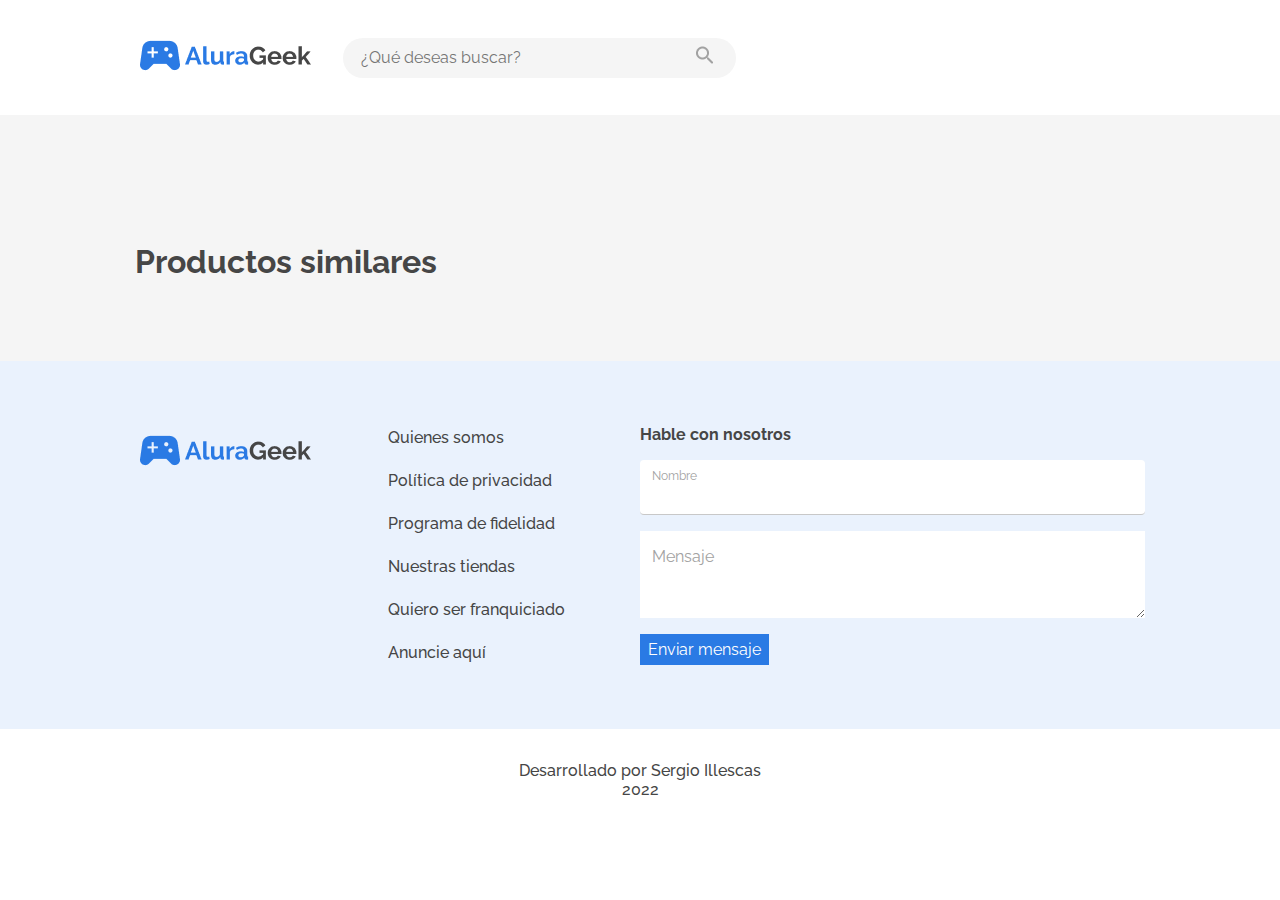
<file: screens/detalle-producto.html>
<!DOCTYPE html>
<html lang="es">
<head>
    <meta charset="UTF-8">
    <meta http-equiv="X-UA-Compatible" content="IE=edge">
    <meta name="viewport" content="width=device-width, initial-scale=1.0">
    <link rel="preconnect" href="https://fonts.googleapis.com">
    <link href="https://fonts.googleapis.com/css2?family=Raleway:wght@400;500;700&display=swap" rel="stylesheet">
    <link rel="preconnect" href="https://fonts.gstatic.com" crossorigin>
    <link rel="stylesheet" href="../css/reset.css">
    <link rel="stylesheet" href="../css/normalize.css">
    <link rel="stylesheet" href="../css/base.css">

    <link rel="stylesheet" href="../css/header.css">
    <link rel="stylesheet" href="../css/header/header-menu.css">
    <link rel="stylesheet" href="../css/header/menu/header-logo.css">
    <link rel="stylesheet" href="../css/header/menu/header-menu-search.css">
    <link rel="stylesheet" href="../css/header/menu/header-menu-input.css">
    <link rel="stylesheet" href="../css/header/menu/header-search-mobile.css">

    <link rel="stylesheet" href="../css/detalle-producto.css">
    <link rel="stylesheet" href="../css/detalle-producto/detalle-producto-div.css">
    
    <link rel="stylesheet" href="../css/detalle-producto/detalle-producto-principal.css">
    <link rel="stylesheet" href="../css/detalle-producto/detalle-producto-principal-image.css">
    <link rel="stylesheet" href="../css/detalle-producto/detalle-producto-principal-descripcion/detalle-producto-principal-descripcion.css">
    <link rel="stylesheet" href="../css/detalle-producto/detalle-producto-principal-descripcion/detalle-menu-extra.css">
    <link rel="stylesheet" href="../css/detalle-producto/detalle-producto-principal-descripcion/detalle-producto-titulo.css">
    <link rel="stylesheet" href="../css/detalle-producto/detalle-producto-principal-descripcion/detalle-producto-precio.css">
    <link rel="stylesheet" href="../css/detalle-producto/detalle-producto-principal-descripcion/detalle-producto-descripcion.css">
    <link rel="stylesheet" href="../css/detalle-producto/detalle-producto-similares/detalle-productos-similares.css">
    <link rel="stylesheet" href="../css/detalle-producto/detalle-producto-similares/productos-similares-menu.css">
    <link rel="stylesheet" href="../css/detalle-producto/detalle-producto-similares/productos-similares-items.css">
    <link rel="stylesheet" href="../css/detalle-producto/detalle-producto-similares/productos-similares-cards.css">
    <link rel="stylesheet" href="../css/detalle-producto/detalle-producto-similares/productos-similares-id.css">

    <link rel="stylesheet" href="../css/footer.css">
    <link rel="stylesheet" href="../css/footer/footer-poweredBy.css">
    <link rel="stylesheet" href="../css/footer/footer-content.css">
    <link rel="stylesheet" href="../css/footer/footer-flex/footer__flex.css">
    <link rel="stylesheet" href="../css/footer/footer-flex/footer-links/footer-links.css">
    <link rel="stylesheet" href="../css/footer/footer-flex/footer-contact/footer-contact.css">
    <link rel="stylesheet" href="../css/footer/footer-flex/footer-contact/footer-form.css">

    <title>Detalles - Alura Geek</title>


</head>
<body>
    <header class="header">
        <section class="header__menu container">
            <div class="header__logo">
                <a href="../index.html">
                    <img src="../assets/Logo.png" alt="" class="header__logo__img">
                </a>                
                <div class="header__menu__search">
                    <input class="header__menu__input"  type="text" placeholder="¿Qué deseas buscar?" data-searchInput>
                    <button data-searchButton><img src="../assets/lupa.png" alt=""></button>
                </div>
            </div>
            <div class="header__search__mobile"><img class="search__mobile" src="../assets/lupa.png" alt=""></div>
        </section>
    </header>
    
    <main class="detalle__producto" >
        <div class="detalle__producto--div">            
            <section class="detalle__producto__principal container" data-detalle>
                <!-- <div class="detalle__producto__principal--div">
                    <div class="detalle__producto__principal--img">
                        <img src="/assets/products/unsplash_0POwK6iAiRQ.png" alt="">
                    </div>
                    <div class="detalle__producto__principal--descripcion">
                        <div class="detalle__menu-extra container"><button>...</button></div>
                        <div class="detalle__producto__titulo">Producto XYZ</div>
                        <div class="detalle__producto__precio">$ 60.00</div>
                        <div class="detalle__producto__descripcion">Lorem ipsum dolor, sit amet consectetur adipisicing elit. Enim maxime consectetur eveniet aut voluptatem voluptatum minus debitis. Vitae doloremque iste nam est, voluptatem voluptas, commodi quia eum totam quaerat hic!</div>
                    </div>
                </div> -->
            </section>
            <section class="detalle__productos-similares container">
                <div class="productos__similares__menu">
                    <h3 class="productos__similares__title">Productos similares</h3>
                </div>

                <div class="productos__similares--items" data-similares>
                    
                    <!-- <div class="productos__similares--cards">
                        <div class="productos__similares__card--img" id="a01"></div>
                        <div class="productos__similares__card--title">Producto XYZ</div>
                        <div class="productos__similares__card--price">$ 60.00</div>
                        <a href="" class="productos__similares__card--details">Ver producto</a>
                    </div>
                    
                    <div class="productos__cards">
                        <div class="productos__similares__card--img" id="a02"></div>
                        <div class="productos__similares__card--title">Producto XYZ</div>
                        <div class="productos__similares__card--price">$ 60.00</div>
                        <a href="" class="productos__similares__card--details">Ver producto</a>
                    </div>
                    <div class="productos__cards">
                        <div class="productos__similares__card--img" id="a03"></div>
                        <div class="productos__similares__card--title">Producto XYZ</div>
                        <div class="productos__similares__card--price">$ 60.00</div>
                        <a href="" class="productos__similares__card--details">Ver producto</a>
                    </div>
                    <div class="productos__cards">
                        <div class="productos__similares__card--img" id="a04"></div>
                        <div class="productos__similares__card--title">Producto XYZ</div>
                        <div class="productos__similares__card--price">$ 60.00</div>
                        <a href="" class="productos__similares__card--details">Ver producto</a>
                    </div>
                    <div class="productos__cards erase">
                        <div class="productos__similares__card--img" id="a05"></div>
                        <div class="productos__similares__card--title">Producto XYZ</div>
                        <div class="productos__similares__card--price">$ 60.00</div>
                        <a href="" class="productos__similares__card--details">Ver producto</a>
                    </div>
                    <div class="productos__cards erase">
                        <div class="productos__similares__card--img" id="a06"></div>
                        <div class="productos__similares__card--title">Producto XYZ</div>
                        <div class="productos__similares__card--price">$ 60.00</div>
                        <a href="" class="productos__similares__card--details">Ver producto</a>
                    </div> -->
                </div>
            </section>  

        </div>


    </main>

    <footer class="footer">
        <section class="footer__content" >
            <div class="footer__flex container">
                <div class="footer__logo">
                    <img src="../assets/Logo.png" alt="" class="footer__logo__img">
                </div>
                <div class="footer__links">
                    <a class="footer__links--item" href="">Quienes somos</a>
                    <a class="footer__links--item" href="">Política de privacidad</a>
                    <a class="footer__links--item" href="">Programa de fidelidad</a>
                    <a class="footer__links--item" href="">Nuestras tiendas</a>
                    <a class="footer__links--item" href="">Quiero ser franquiciado</a>
                    <a class="footer__links--item" href="">Anuncie aquí</a>
                </div>
                <div class="footer__contact">
                    <form class="footer__form" name="form" data-form="form">
                        <h4 class="form__title">Hable con nosotros</h4>
                        <div class="form__input--div">
                            <span class="form__input--placeholder">Nombre</span>
                            <input class="form__input" type="text" name="nombre" data-form="form-nombre" max="40" min="3" required>
                        </div>
                        <textarea class="form__textarea" rows="5" cols="40" id="mensagem" name="mensaje" placeholder="Mensaje" data-form="form-mensaje" required minlength="3" maxlength="120"></textarea>
                        <button type="submit" class="form__button" data-form="enviar">Enviar mensaje</button>
                    </form>  
                </div>
            </div>
        </section>
        <section class="footer__powered-by">
            <div class="powered-by__author">
                <p class="powered-by__author--text">Desarrollado por Sergio Illescas</p>
                <p>2022</p>
            </div>
        </section>
    </footer>

    <script type="module" src="../controllers/search-controller.js"></script>
    <script type="module" src="../controllers/detalleProducto-controller.js"></script>
    <script type="module" src="../service/client-service.js"></script>
    <script type="module" src="/validators/form-index-validator.js"></script>

</body>
</html>
</file>
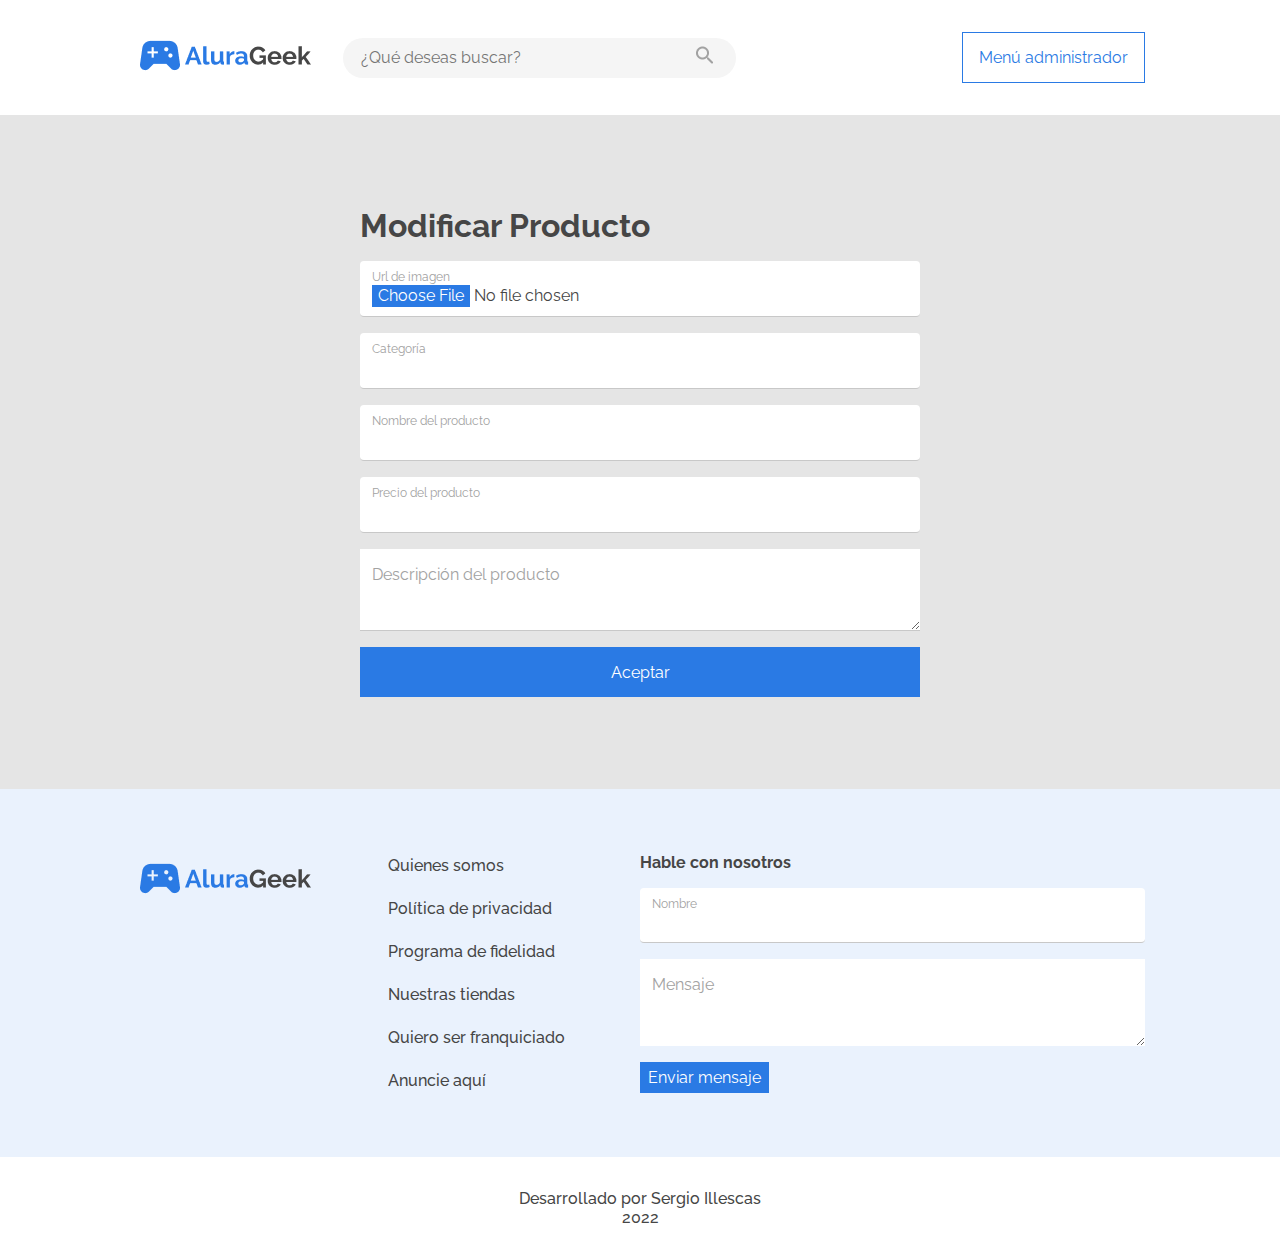
<file: screens/editar-producto.html>
<!DOCTYPE html>
<html lang="es">
<head>
    <meta charset="UTF-8">
    <meta http-equiv="X-UA-Compatible" content="IE=edge">
    <meta name="viewport" content="width=device-width, initial-scale=1.0">
    <link rel="preconnect" href="https://fonts.googleapis.com">
    <link href="https://fonts.googleapis.com/css2?family=Raleway:wght@400;500;700&display=swap" rel="stylesheet">
    <link rel="preconnect" href="https://fonts.gstatic.com" crossorigin>
    <link rel="stylesheet" href="../css/reset.css">
    <link rel="stylesheet" href="../css/normalize.css">
    <link rel="stylesheet" href="../css/base.css">

    <link rel="stylesheet" href="../css/header.css">
    <link rel="stylesheet" href="../css/header/header-menu.css">
    <link rel="stylesheet" href="../css/header/menu/header-logo.css">
    <link rel="stylesheet" href="../css/header/menu/header-menu-search.css">
    <link rel="stylesheet" href="../css/header/menu/header-menu-input.css">
    <link rel="stylesheet" href="../css/agregar-productos/agregar-productos-header/menu-agregar-productos.css">
    <link rel="stylesheet" href="../css/header/menu/header-search-mobile.css">

    <link rel="stylesheet" href="../css/agregar-productos.css">
    <link rel="stylesheet" href="../css/agregar-productos/agregar-productos-div.css">
    <link rel="stylesheet" href="../css/agregar-productos/agregar-productos-form.css">
    <link rel="stylesheet" href="../css/agregar-productos/agreagar-productos-form/agregar-productos-title.css">
    <link rel="stylesheet" href="../css/agregar-productos/agreagar-productos-form/agregar-productos-input.css">
    <link rel="stylesheet" href="../css/agregar-productos/agreagar-productos-form/agregar-productos-button.css">
    <link rel="stylesheet" href="../css/agregar-productos/agreagar-productos-form/agregar-productos-input-browse.css">

    <link rel="stylesheet" href="../css/footer.css">
    <link rel="stylesheet" href="../css/footer/footer-poweredBy.css">
    <link rel="stylesheet" href="../css/footer/footer-content.css">   
    <link rel="stylesheet" href="../css/footer/footer-flex/footer__flex.css">
    <link rel="stylesheet" href="../css/footer/footer-flex/footer-links/footer-links.css">
    <link rel="stylesheet" href="../css/footer/footer-flex/footer-contact/footer-contact.css">
    <link rel="stylesheet" href="../css/footer/footer-flex/footer-contact/footer-form.css">

    <title>Editar Producto - Alura Geek</title>


</head>
<body>
    <header class="header">
        <section class="header__menu container">
            <div class="header__logo">
                <a href="../index.html">
                    <img src="../assets/Logo.png" alt="" class="header__logo__img">
                </a>                
                <div class="header__menu__search">
                    <input class="header__menu__input"  type="text" placeholder="¿Qué deseas buscar?" data-searchInput>
                    <button data-searchButton><img src="../assets/lupa.png" alt=""></button>
                </div>                
            </div>
            <a href="/screens/productos.html"><button class="header__boton--admin">Menú administrador</button></a>            
            <div class="header__search__mobile"><img class="search__mobile" src="../assets/lupa.png" alt=""></div>
        </section>
    </header>
    
    <main class="agregar-productos">
        <div class="agregar-productos__div container">
            <form class="agregar-productos__form" name="form" data-formEditar>
                <h4 class="agregar-productos__title">Modificar Producto</h4>

                <div class="agregar-productos__input--div">
                    <span class="agregar-productos__input--placeholder">Url de imagen</span>
                    <input class="agregar-productos__input" type="file" accept="image/x-png,image/gif,image/jpeg" name="url" id="browse" data-url> 
                </div>
                <div class="agregar-productos__input--div">
                    <span class="agregar-productos__input--placeholder">Categoría</span>
                    <input class="agregar-productos__input" type="text" name="categoria" data-sectionId>
                </div>
                <div class="agregar-productos__input--div">
                    <span class="agregar-productos__input--placeholder">Nombre del producto</span>
                    <input class="agregar-productos__input" type="text" name="nombre" data-name>
                </div>
                <div class="agregar-productos__input--div">
                    <span class="agregar-productos__input--placeholder">Precio del producto</span>
                    <input class="agregar-productos__input" type="text" name="precio" data-price>
                </div>
                <textarea class="agregar-productos__textarea" rows="5" cols="40" id="mensagem" name="descripcion" placeholder="Descripción del producto" data-description></textarea>

                <button type="submit" class="agregar-productos__button" data-enviarEdicion>Aceptar</button>
            </form>   
        </div>    
    </main>

    <footer class="footer">
        <section class="footer__content" >
            <div class="footer__flex container">
                <div class="footer__logo">
                    <img src="../assets/Logo.png" alt="" class="footer__logo__img">
                </div>
                <div class="footer__links">
                    <a class="footer__links--item" href="">Quienes somos</a>
                    <a class="footer__links--item" href="">Política de privacidad</a>
                    <a class="footer__links--item" href="">Programa de fidelidad</a>
                    <a class="footer__links--item" href="">Nuestras tiendas</a>
                    <a class="footer__links--item" href="">Quiero ser franquiciado</a>
                    <a class="footer__links--item" href="">Anuncie aquí</a>
                </div>
                <div class="footer__contact">
                    <form class="footer__form" name="form">
                        <h4 class="form__title">Hable con nosotros</h4>
                        <div class="form__input--div">
                            <span class="form__input--placeholder">Nombre</span>
                            <input class="form__input" type="text" name="nombre">
                        </div>
                        <textarea class="form__textarea" rows="5" cols="40" id="mensagem" name="mensaje" placeholder="Mensaje"></textarea>
                        <button type="submit" class="form__button">Enviar mensaje</button>
                    </form>   
                </div>
            </div>
        </section>
        <section class="footer__powered-by">
            <div class="powered-by__author">
                <p class="powered-by__author--text">Desarrollado por Sergio Illescas</p> 
                <p>2022</p>
            </div>
        </section>
    </footer>  
    
    <script type="module" src="../controllers/search-controller.js"></script>
    <script type="module" src="../controllers/editar-producto-controller.js"></script>
    <script type="module" src="../service/client-service.js"></script>    
    
</body>
</html>
</file>
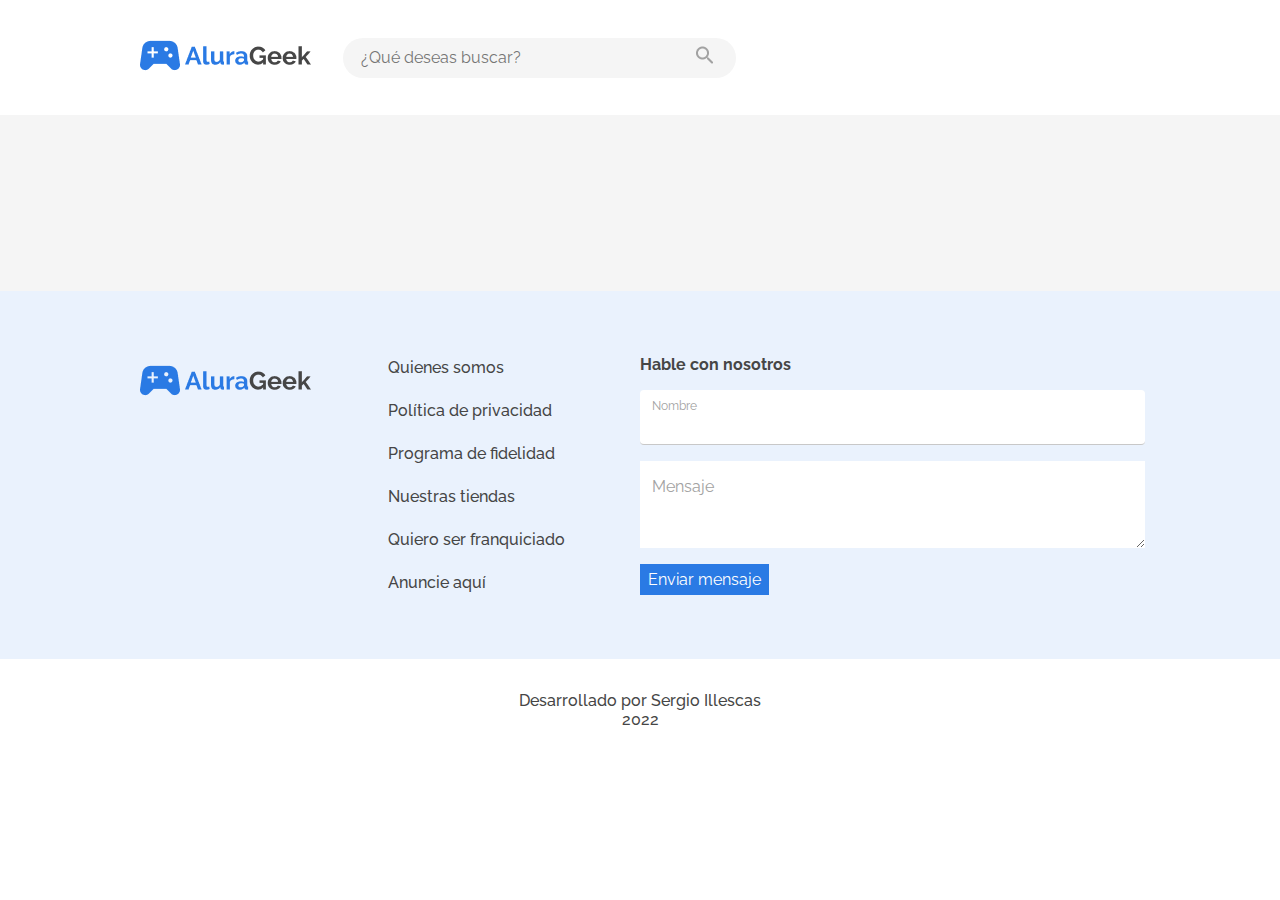
<file: screens/promocionados.html>
<!DOCTYPE html>
<html lang="es">
<head>
    <meta charset="UTF-8">
    <meta http-equiv="X-UA-Compatible" content="IE=edge">
    <meta name="viewport" content="width=device-width, initial-scale=1.0">
    <link rel="preconnect" href="https://fonts.googleapis.com">
    <link href="https://fonts.googleapis.com/css2?family=Raleway:wght@400;500;700&display=swap" rel="stylesheet">
    <link rel="preconnect" href="https://fonts.gstatic.com" crossorigin>
    <link rel="stylesheet" href="../css/reset.css">
    <link rel="stylesheet" href="../css/normalize.css">
    <link rel="stylesheet" href="../css/base.css">

    <link rel="stylesheet" href="../css/header.css">
    <link rel="stylesheet" href="../css/header/header-menu.css">
    <link rel="stylesheet" href="../css/header/menu/header-logo.css">
    <link rel="stylesheet" href="../css/header/menu/header-menu-search.css">
    <link rel="stylesheet" href="../css/header/menu/header-menu-input.css">
    <link rel="stylesheet" href="../css/header/menu/header-search-mobile.css">

    <link rel="stylesheet" href="../css/productos.css">
    <link rel="stylesheet" href="../css/productos/productos-todos.css">
    <link rel="stylesheet" href="../css/productos/productos-menu.css">
    <link rel="stylesheet" href="../css/productos/productos-boton-agregar.css">
    <link rel="stylesheet" href="../css/productos/productos-items/productos-items.css">
    <link rel="stylesheet" href="../css/productos/productos-items/cards/productos-cards.css">

    <link rel="stylesheet" href="../css/productos/productos-items/cards/productos-id.css">

    <link rel="stylesheet" href="../css/footer.css">
    <link rel="stylesheet" href="../css/footer/footer-poweredBy.css">
    <link rel="stylesheet" href="../css/footer/footer-content.css">   
    <link rel="stylesheet" href="../css/footer/footer-flex/footer__flex.css">
    <link rel="stylesheet" href="../css/footer/footer-flex/footer-links/footer-links.css">
    <link rel="stylesheet" href="../css/footer/footer-flex/footer-contact/footer-contact.css">
    <link rel="stylesheet" href="../css/footer/footer-flex/footer-contact/footer-form.css">

    <title>Promocionados - Alura Geek</title>


</head>
<body>
    <header class="header">
        <section class="header__menu container">
            <div class="header__logo">
                <a href="../index.html">
                    <img src="../assets/Logo.png" alt="" class="header__logo__img">
                </a>
                <div class="header__menu__search">
                    <input class="header__menu__input"  type="text" placeholder="¿Qué deseas buscar?" data-searchInput>
                    <button data-searchButton><img src="../assets/lupa.png" alt=""></button>
                </div>                
            </div>
            <div class="header__search__mobile"><img class="search__mobile" src="../assets/lupa.png" alt=""></div>
        </section>
    </header>
    
    <main class="productos">
        
        <section class="productos__todos container">
            <div class="productos__todos" data-titulo>
                <!-- <div class="productos__menu">
                    <h3 class="productos__title">Productos en PROMOCION</h3>
                    <a href="agregar-productos.html">
                        <button type="submit" class="productos__boton--agregar">Agregar producto</button>
                    </a>
                </div> -->
            </div>
            
            <div class="productos__items" data-items>
                <!-- CARD -->
                <!-- <div class="productos__cards">
                    <div class="productos__card__img">
                        <img src="/assets/products/unsplash_6FDXGY9J6y4.png" alt="${name}">
                    </div>
                    <div class="productos__card__title">Producto XYZ</div>
                    <div class="productos__card__price">$ 60.00</div>
                    <a href="" class="productos__card__details">Ver producto</a>
                </div> -->
                <!-- FIN CARD -->
                <!-- <div class="productos__cards">
                    <div class="productos__card__img" id="a02"></div>
                    <div class="productos__card__title">Producto XYZ</div>
                    <div class="productos__card__price">$ 60.00</div>
                    <a href="" class="productos__card__details">Ver producto</a>
                </div>
                <div class="productos__cards">
                    <div class="productos__card__img" id="a03"></div>
                    <div class="productos__card__title">Producto XYZ</div>
                    <div class="productos__card__price">$ 60.00</div>
                    <a href="" class="productos__card__details">Ver producto</a>
                </div>
                <div class="productos__cards">
                    <div class="productos__card__img" id="a04"></div>
                    <div class="productos__card__title">Producto XYZ</div>
                    <div class="productos__card__price">$ 60.00</div>
                    <a href="" class="productos__card__details">Ver producto</a>
                </div>
                <div class="productos__cards erase">
                    <div class="productos__card__img" id="a05"></div>
                    <div class="productos__card__title">Producto XYZ</div>
                    <div class="productos__card__price">$ 60.00</div>
                    <a href="" class="productos__card__details">Ver producto</a>
                </div>
                <div class="productos__cards erase">
                    <div class="productos__card__img" id="a06"></div>
                    <div class="productos__card__title">Producto XYZ</div>
                    <div class="productos__card__price">$ 60.00</div>
                    <a href="" class="productos__card__details">Ver producto</a>
                </div>
                <div class="productos__cards">
                    <div class="productos__card__img" id="b01"></div>
                    <div class="productos__card__title">Control XYZ</div>
                    <div class="productos__card__price">$ 60.00</div>
                    <a href="" class="productos__card__details">Ver producto</a>
                </div>
                <div class="productos__cards">
                    <div class="productos__card__img" id="b02"></div>
                    <div class="productos__card__title">Control y Consola XYZ</div>
                    <div class="productos__card__price">$ 60.00</div>
                    <a href="" class="productos__card__details">Ver producto</a>
                </div>
                <div class="productos__cards">
                    <div class="productos__card__img" id="b03"></div>
                    <div class="productos__card__title">Consola XYZ</div>
                    <div class="productos__card__price">$ 60.00</div>
                    <a href="" class="productos__card__details">Ver producto</a>
                </div>
                <div class="productos__cards">
                    <div class="productos__card__img" id="b04"></div>
                    <div class="productos__card__title">Control XYZ</div>
                    <div class="productos__card__price">$ 60.00</div>
                    <a href="" class="productos__card__details">Ver producto</a>
                </div>
                <div class="productos__cards erase">
                    <div class="productos__card__img" id="b05"></div>
                    <div class="productos__card__title">Consola XYZ</div>
                    <div class="productos__card__price">$ 60.00</div>
                    <a href="" class="productos__card__details">Ver producto</a>
                </div>
                <div class="productos__cards erase">
                    <div class="productos__card__img" id="b06"></div>
                    <div class="productos__card__title">Game Boy Color</div>
                    <div class="productos__card__price">$ 60.00</div>
                    <a href="" class="productos__card__details">Ver producto</a>
                </div>
                <div class="productos__cards">
                    <div class="productos__card__img" id="c01"></div>
                    <div class="productos__card__title">Camisa Atari</div>
                    <div class="productos__card__price">$ 60.00</div>
                    <a href="" class="productos__card__details">Ver producto</a>
                </div>
                <div class="productos__cards">
                    <div class="productos__card__img" id="c02"></div>
                    <div class="productos__card__title">Camisa SNES</div>
                    <div class="productos__card__price">$ 60.00</div>
                    <a href="" class="productos__card__details">Ver producto</a>
                </div>
                <div class="productos__cards">
                    <div class="productos__card__img" id="c03"></div>
                    <div class="productos__card__title">Control y Consola XYZ</div>
                    <div class="productos__card__price">$ 60.00</div>
                    <a href="" class="productos__card__details">Ver producto</a>
                </div>
                <div class="productos__cards">
                    <div class="productos__card__img" id="c04"></div>
                    <div class="productos__card__title">Control y Consola XYZ</div>
                    <div class="productos__card__price">$ 60.00</div>
                    <a href="" class="productos__card__details">Ver producto</a>
                </div>
                <div class="productos__cards erase">
                    <div class="productos__card__img" id="c05"></div>
                    <div class="productos__card__title">Control y Consola XYZ</div>
                    <div class="productos__card__price">$ 60.00</div>
                    <a href="" class="productos__card__details">Ver producto</a>
                </div>
                <div class="productos__cards erase">
                    <div class="productos__card__img" id="c06"></div>
                    <div class="productos__card__title">Producto XYZ</div>
                    <div class="productos__card__price">$ 60.00</div>
                    <a href="" class="productos__card__details">Ver producto</a>
                </div> -->
            </div>
        </section>
        
    </main>

    <footer class="footer">
        <section class="footer__content" >
            <div class="footer__flex container">
                <div class="footer__logo">
                    <img src="../assets/Logo.png" alt="" class="footer__logo__img">
                </div>
                <div class="footer__links">
                    <a class="footer__links--item" href="">Quienes somos</a>
                    <a class="footer__links--item" href="">Política de privacidad</a>
                    <a class="footer__links--item" href="">Programa de fidelidad</a>
                    <a class="footer__links--item" href="">Nuestras tiendas</a>
                    <a class="footer__links--item" href="">Quiero ser franquiciado</a>
                    <a class="footer__links--item" href="">Anuncie aquí</a>
                </div>
                <div class="footer__contact">
                    <form class="footer__form" name="form">
                        <h4 class="form__title">Hable con nosotros</h4>
                        <div class="form__input--div">
                            <span class="form__input--placeholder">Nombre</span>
                            <input class="form__input" type="text" name="nombre">
                        </div>
                        <textarea class="form__textarea" rows="5" cols="40" id="mensagem" name="mensaje" placeholder="Mensaje"></textarea>
                        <button type="submit" class="form__button">Enviar mensaje</button>
                    </form>   
                </div>
            </div>
        </section>
        <section class="footer__powered-by">
            <div class="powered-by__author">
                <p class="powered-by__author--text">Desarrollado por Sergio Illescas</p> 
                <p>2022</p>
            </div>
        </section>
    </footer> 

    <script type="module" src="../controllers/search-controller.js"></script>
    <script type="module" src="../controllers/promocionados-controller.js"></script>
    <script type="module" src="../service/client-service.js"></script>
    
</body>
</html>
</file>
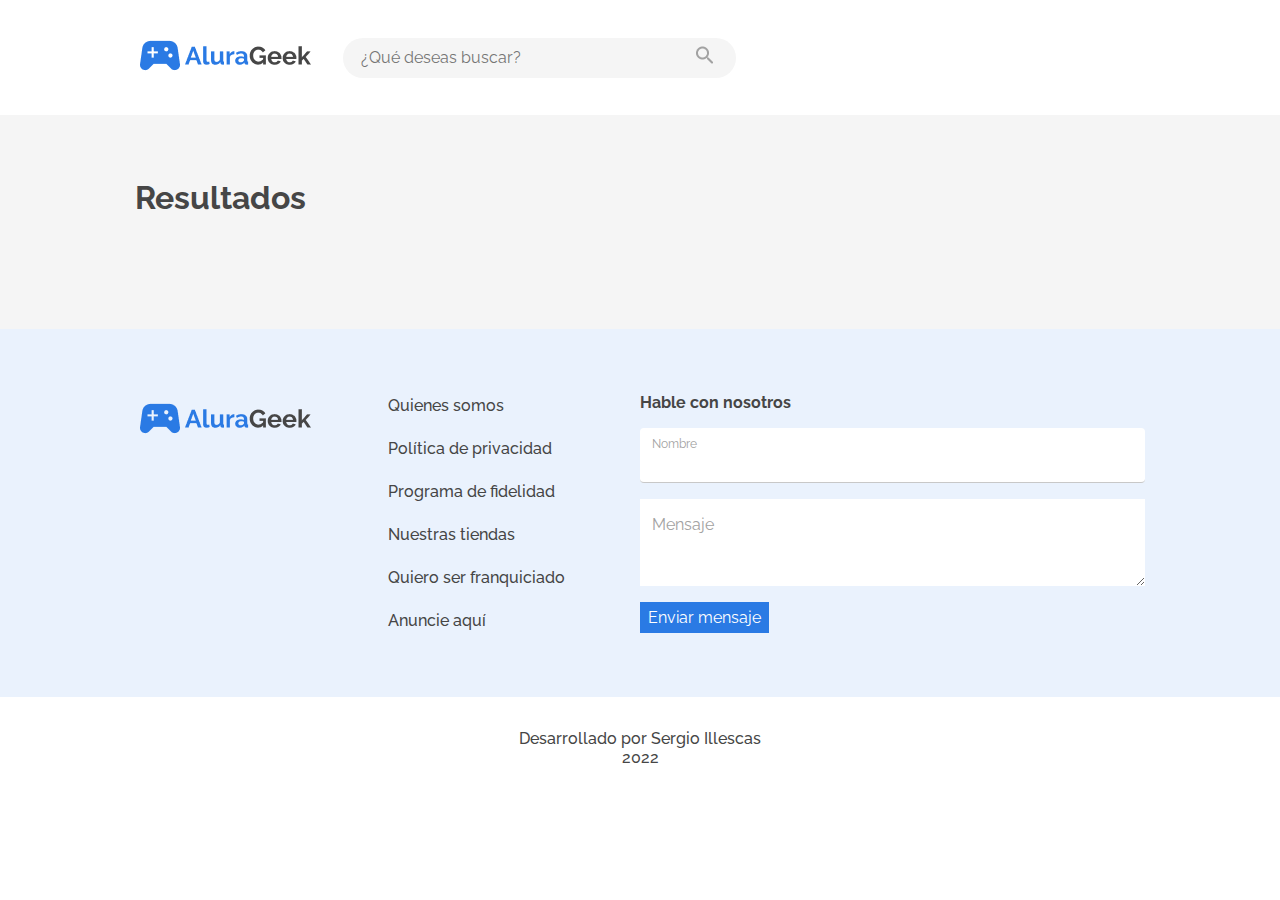
<file: screens/resultados.html>
<!DOCTYPE html>
<html lang="es">
<head>
    <meta charset="UTF-8">
    <meta http-equiv="X-UA-Compatible" content="IE=edge">
    <meta name="viewport" content="width=device-width, initial-scale=1.0">
    <link rel="preconnect" href="https://fonts.googleapis.com">
    <link href="https://fonts.googleapis.com/css2?family=Raleway:wght@400;500;700&display=swap" rel="stylesheet">
    <link rel="preconnect" href="https://fonts.gstatic.com" crossorigin>
    <link rel="stylesheet" href="../css/reset.css">
    <link rel="stylesheet" href="../css/normalize.css">
    <link rel="stylesheet" href="../css/base.css">

    <link rel="stylesheet" href="../css/header.css">
    <link rel="stylesheet" href="../css/header/header-menu.css">
    <link rel="stylesheet" href="../css/header/menu/header-logo.css">
    <link rel="stylesheet" href="../css/header/menu/header-menu-search.css">
    <link rel="stylesheet" href="../css/header/menu/header-menu-input.css">
    <link rel="stylesheet" href="../css/header/menu/header-search-mobile.css">

    <link rel="stylesheet" href="../css/productos.css">
    <link rel="stylesheet" href="../css/productos/productos-todos.css">
    <link rel="stylesheet" href="../css/productos/productos-menu.css">
    <link rel="stylesheet" href="../css/productos/productos-boton-agregar.css">
    <link rel="stylesheet" href="../css/productos/productos-items/productos-items.css">
    <link rel="stylesheet" href="../css/productos/productos-items/cards/productos-cards.css">

    <link rel="stylesheet" href="../css/productos/productos-items/cards/productos-id.css">

    <link rel="stylesheet" href="../css/footer.css">
    <link rel="stylesheet" href="../css/footer/footer-poweredBy.css">
    <link rel="stylesheet" href="../css/footer/footer-content.css">   
    <link rel="stylesheet" href="../css/footer/footer-flex/footer__flex.css">
    <link rel="stylesheet" href="../css/footer/footer-flex/footer-links/footer-links.css">
    <link rel="stylesheet" href="../css/footer/footer-flex/footer-contact/footer-contact.css">
    <link rel="stylesheet" href="../css/footer/footer-flex/footer-contact/footer-form.css">

    <title>Resultados - Alura Geek</title>


</head>
<body>
    <header class="header">
        <section class="header__menu container">
            <div class="header__logo">
                <a href="../index.html">
                    <img src="../assets/Logo.png" alt="" class="header__logo__img">
                </a>
                <div class="header__menu__search">
                    <input class="header__menu__input"  type="text" placeholder="¿Qué deseas buscar?" data-searchInput>
                    <button data-searchButton><img src="../assets/lupa.png" alt=""></button>
                </div>                
            </div>
            <div class="header__search__mobile"><img class="search__mobile" src="../assets/lupa.png" alt=""></div>
        </section>
    </header>
    
    <main class="productos">
        
        <section class="productos__todos container">
            <div class="productos__todos" data-titulo>
                <div class="productos__menu">
                    <h3 class="productos__title">Resultados</h3>
                    
                </div>
            </div>
            
            <div class="productos__items" data-items>
                <!-- CARD -->
                <!-- <div class="productos__cards">
                    <div class="productos__card__img">
                        <img src="/assets/products/unsplash_6FDXGY9J6y4.png" alt="${name}">
                    </div>
                    <div class="productos__card__title">Producto XYZ</div>
                    <div class="productos__card__price">$ 60.00</div>
                    <a href="" class="productos__card__details">Ver producto</a>
                </div> -->
                <!-- FIN CARD -->
                <!-- <div class="productos__cards">
                    <div class="productos__card__img" id="a02"></div>
                    <div class="productos__card__title">Producto XYZ</div>
                    <div class="productos__card__price">$ 60.00</div>
                    <a href="" class="productos__card__details">Ver producto</a>
                </div>
                <div class="productos__cards">
                    <div class="productos__card__img" id="a03"></div>
                    <div class="productos__card__title">Producto XYZ</div>
                    <div class="productos__card__price">$ 60.00</div>
                    <a href="" class="productos__card__details">Ver producto</a>
                </div>
                <div class="productos__cards">
                    <div class="productos__card__img" id="a04"></div>
                    <div class="productos__card__title">Producto XYZ</div>
                    <div class="productos__card__price">$ 60.00</div>
                    <a href="" class="productos__card__details">Ver producto</a>
                </div>
                <div class="productos__cards erase">
                    <div class="productos__card__img" id="a05"></div>
                    <div class="productos__card__title">Producto XYZ</div>
                    <div class="productos__card__price">$ 60.00</div>
                    <a href="" class="productos__card__details">Ver producto</a>
                </div>
                <div class="productos__cards erase">
                    <div class="productos__card__img" id="a06"></div>
                    <div class="productos__card__title">Producto XYZ</div>
                    <div class="productos__card__price">$ 60.00</div>
                    <a href="" class="productos__card__details">Ver producto</a>
                </div>
                <div class="productos__cards">
                    <div class="productos__card__img" id="b01"></div>
                    <div class="productos__card__title">Control XYZ</div>
                    <div class="productos__card__price">$ 60.00</div>
                    <a href="" class="productos__card__details">Ver producto</a>
                </div>
                <div class="productos__cards">
                    <div class="productos__card__img" id="b02"></div>
                    <div class="productos__card__title">Control y Consola XYZ</div>
                    <div class="productos__card__price">$ 60.00</div>
                    <a href="" class="productos__card__details">Ver producto</a>
                </div>
                <div class="productos__cards">
                    <div class="productos__card__img" id="b03"></div>
                    <div class="productos__card__title">Consola XYZ</div>
                    <div class="productos__card__price">$ 60.00</div>
                    <a href="" class="productos__card__details">Ver producto</a>
                </div>
                <div class="productos__cards">
                    <div class="productos__card__img" id="b04"></div>
                    <div class="productos__card__title">Control XYZ</div>
                    <div class="productos__card__price">$ 60.00</div>
                    <a href="" class="productos__card__details">Ver producto</a>
                </div>
                <div class="productos__cards erase">
                    <div class="productos__card__img" id="b05"></div>
                    <div class="productos__card__title">Consola XYZ</div>
                    <div class="productos__card__price">$ 60.00</div>
                    <a href="" class="productos__card__details">Ver producto</a>
                </div>
                <div class="productos__cards erase">
                    <div class="productos__card__img" id="b06"></div>
                    <div class="productos__card__title">Game Boy Color</div>
                    <div class="productos__card__price">$ 60.00</div>
                    <a href="" class="productos__card__details">Ver producto</a>
                </div>
                <div class="productos__cards">
                    <div class="productos__card__img" id="c01"></div>
                    <div class="productos__card__title">Camisa Atari</div>
                    <div class="productos__card__price">$ 60.00</div>
                    <a href="" class="productos__card__details">Ver producto</a>
                </div>
                <div class="productos__cards">
                    <div class="productos__card__img" id="c02"></div>
                    <div class="productos__card__title">Camisa SNES</div>
                    <div class="productos__card__price">$ 60.00</div>
                    <a href="" class="productos__card__details">Ver producto</a>
                </div>
                <div class="productos__cards">
                    <div class="productos__card__img" id="c03"></div>
                    <div class="productos__card__title">Control y Consola XYZ</div>
                    <div class="productos__card__price">$ 60.00</div>
                    <a href="" class="productos__card__details">Ver producto</a>
                </div>
                <div class="productos__cards">
                    <div class="productos__card__img" id="c04"></div>
                    <div class="productos__card__title">Control y Consola XYZ</div>
                    <div class="productos__card__price">$ 60.00</div>
                    <a href="" class="productos__card__details">Ver producto</a>
                </div>
                <div class="productos__cards erase">
                    <div class="productos__card__img" id="c05"></div>
                    <div class="productos__card__title">Control y Consola XYZ</div>
                    <div class="productos__card__price">$ 60.00</div>
                    <a href="" class="productos__card__details">Ver producto</a>
                </div>
                <div class="productos__cards erase">
                    <div class="productos__card__img" id="c06"></div>
                    <div class="productos__card__title">Producto XYZ</div>
                    <div class="productos__card__price">$ 60.00</div>
                    <a href="" class="productos__card__details">Ver producto</a>
                </div> -->
            </div>
        </section>
        
    </main>

    <footer class="footer">
        <section class="footer__content" >
            <div class="footer__flex container">
                <div class="footer__logo">
                    <img src="../assets/Logo.png" alt="" class="footer__logo__img">
                </div>
                <div class="footer__links">
                    <a class="footer__links--item" href="">Quienes somos</a>
                    <a class="footer__links--item" href="">Política de privacidad</a>
                    <a class="footer__links--item" href="">Programa de fidelidad</a>
                    <a class="footer__links--item" href="">Nuestras tiendas</a>
                    <a class="footer__links--item" href="">Quiero ser franquiciado</a>
                    <a class="footer__links--item" href="">Anuncie aquí</a>
                </div>
                <div class="footer__contact">
                    <form class="footer__form" name="form">
                        <h4 class="form__title">Hable con nosotros</h4>
                        <div class="form__input--div">
                            <span class="form__input--placeholder">Nombre</span>
                            <input class="form__input" type="text" name="nombre">
                        </div>
                        <textarea class="form__textarea" rows="5" cols="40" id="mensagem" name="mensaje" placeholder="Mensaje"></textarea>
                        <button type="submit" class="form__button">Enviar mensaje</button>
                    </form>   
                </div>
            </div>
        </section>
        <section class="footer__powered-by">
            <div class="powered-by__author">
                <p class="powered-by__author--text">Desarrollado por Sergio Illescas</p> 
                <p>2022</p>
            </div>
        </section>
    </footer> 

    <script type="module" src="../controllers/search-controller.js"></script>
    <script type="module" src="../controllers/resultados-controller.js"></script>
    <script type="module" src="../service/client-service.js"></script>
    
</body>
</html>
</file>
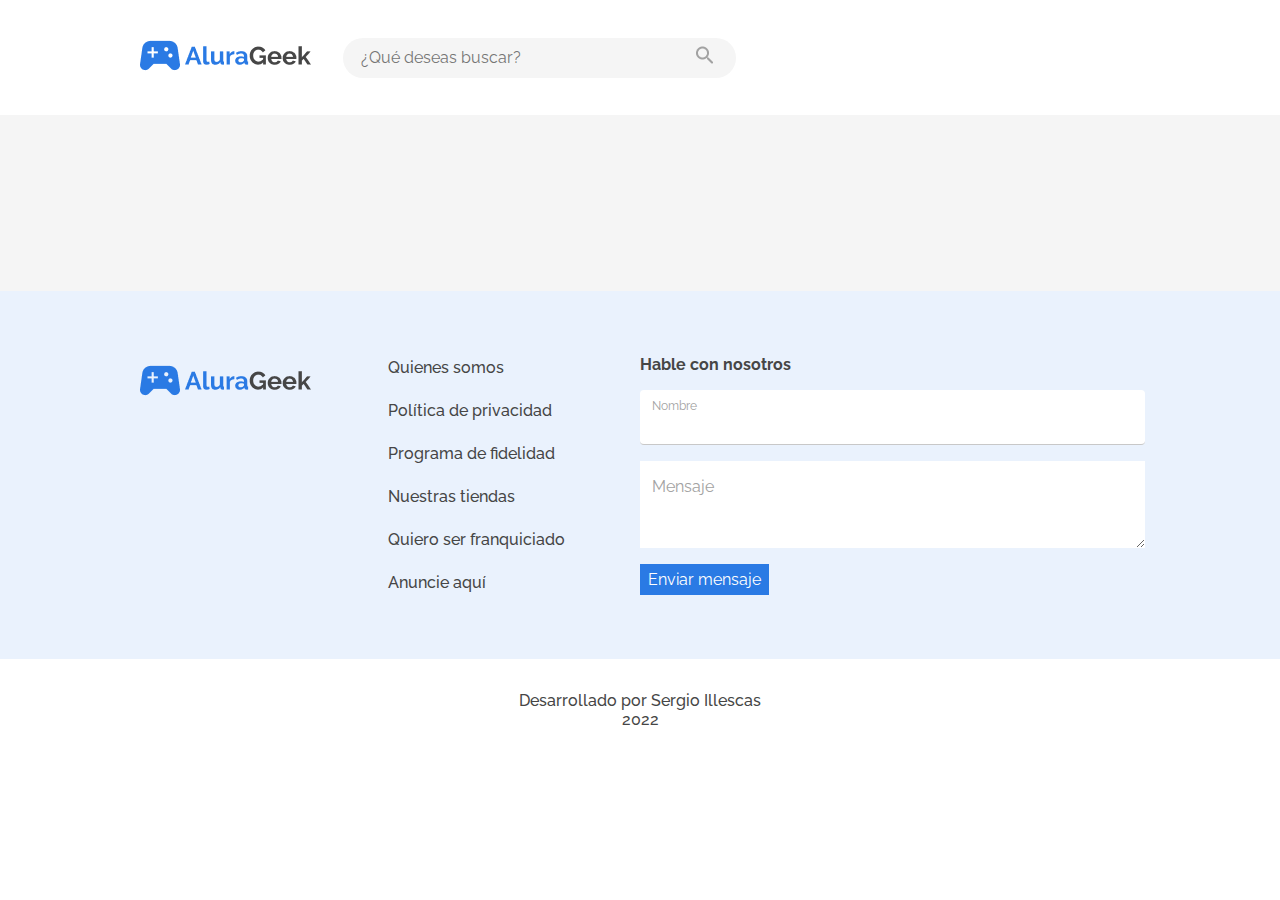
<file: screens/secciones.html>
<!DOCTYPE html>
<html lang="es">
<head>
    <meta charset="UTF-8">
    <meta http-equiv="X-UA-Compatible" content="IE=edge">
    <meta name="viewport" content="width=device-width, initial-scale=1.0">
    <link rel="preconnect" href="https://fonts.googleapis.com">
    <link href="https://fonts.googleapis.com/css2?family=Raleway:wght@400;500;700&display=swap" rel="stylesheet">
    <link rel="preconnect" href="https://fonts.gstatic.com" crossorigin>
    <link rel="stylesheet" href="../css/reset.css">
    <link rel="stylesheet" href="../css/normalize.css">
    <link rel="stylesheet" href="../css/base.css">

    <link rel="stylesheet" href="../css/header.css">
    <link rel="stylesheet" href="../css/header/header-menu.css">
    <link rel="stylesheet" href="../css/header/menu/header-logo.css">
    <link rel="stylesheet" href="../css/header/menu/header-menu-search.css">
    <link rel="stylesheet" href="../css/header/menu/header-menu-input.css">
    <link rel="stylesheet" href="../css/header/menu/header-search-mobile.css">

    <link rel="stylesheet" href="../css/productos.css">
    <link rel="stylesheet" href="../css/productos/productos-todos.css">
    <link rel="stylesheet" href="../css/productos/productos-menu.css">
    <link rel="stylesheet" href="../css/productos/productos-boton-agregar.css">
    <link rel="stylesheet" href="../css/productos/productos-items/productos-items.css">
    <link rel="stylesheet" href="../css/productos/productos-items/cards/productos-cards.css">

    <link rel="stylesheet" href="../css/productos/productos-items/cards/productos-id.css">

    <link rel="stylesheet" href="../css/footer.css">
    <link rel="stylesheet" href="../css/footer/footer-poweredBy.css">
    <link rel="stylesheet" href="../css/footer/footer-content.css">   
    <link rel="stylesheet" href="../css/footer/footer-flex/footer__flex.css">
    <link rel="stylesheet" href="../css/footer/footer-flex/footer-links/footer-links.css">
    <link rel="stylesheet" href="../css/footer/footer-flex/footer-contact/footer-contact.css">
    <link rel="stylesheet" href="../css/footer/footer-flex/footer-contact/footer-form.css">

    <title>Promocionados - Alura Geek</title>


</head>
<body>
    <header class="header">
        <section class="header__menu container">
            <div class="header__logo">
                <a href="../index.html">
                    <img src="../assets/Logo.png" alt="" class="header__logo__img">
                </a>
                <div class="header__menu__search">
                    <input class="header__menu__input"  type="text" placeholder="¿Qué deseas buscar?" data-searchInput>
                    <button data-searchButton><img src="../assets/lupa.png" alt=""></button>
                </div>                
            </div>
            <div class="header__search__mobile"><img class="search__mobile" src="../assets/lupa.png" alt=""></div>
        </section>
    </header>
    
    <main class="productos">
        
        <section class="productos__todos container">
            <div class="productos__todos" data-titulo>
                <!-- <div class="productos__menu">
                    <h3 class="productos__title">Productos en PROMOCION</h3>
                    <a href="agregar-productos.html">
                        <button type="submit" class="productos__boton--agregar">Agregar producto</button>
                    </a>
                </div> -->
            </div>
            
            <div class="productos__items" data-items>
                <!-- CARD -->
                <!-- <div class="productos__cards">
                    <div class="productos__card__img">
                        <img src="/assets/products/unsplash_6FDXGY9J6y4.png" alt="${name}">
                    </div>
                    <div class="productos__card__title">Producto XYZ</div>
                    <div class="productos__card__price">$ 60.00</div>
                    <a href="" class="productos__card__details">Ver producto</a>
                </div> -->
                <!-- FIN CARD -->
                <!-- <div class="productos__cards">
                    <div class="productos__card__img" id="a02"></div>
                    <div class="productos__card__title">Producto XYZ</div>
                    <div class="productos__card__price">$ 60.00</div>
                    <a href="" class="productos__card__details">Ver producto</a>
                </div>
                <div class="productos__cards">
                    <div class="productos__card__img" id="a03"></div>
                    <div class="productos__card__title">Producto XYZ</div>
                    <div class="productos__card__price">$ 60.00</div>
                    <a href="" class="productos__card__details">Ver producto</a>
                </div>
                <div class="productos__cards">
                    <div class="productos__card__img" id="a04"></div>
                    <div class="productos__card__title">Producto XYZ</div>
                    <div class="productos__card__price">$ 60.00</div>
                    <a href="" class="productos__card__details">Ver producto</a>
                </div>
                <div class="productos__cards erase">
                    <div class="productos__card__img" id="a05"></div>
                    <div class="productos__card__title">Producto XYZ</div>
                    <div class="productos__card__price">$ 60.00</div>
                    <a href="" class="productos__card__details">Ver producto</a>
                </div>
                <div class="productos__cards erase">
                    <div class="productos__card__img" id="a06"></div>
                    <div class="productos__card__title">Producto XYZ</div>
                    <div class="productos__card__price">$ 60.00</div>
                    <a href="" class="productos__card__details">Ver producto</a>
                </div>
                <div class="productos__cards">
                    <div class="productos__card__img" id="b01"></div>
                    <div class="productos__card__title">Control XYZ</div>
                    <div class="productos__card__price">$ 60.00</div>
                    <a href="" class="productos__card__details">Ver producto</a>
                </div>
                <div class="productos__cards">
                    <div class="productos__card__img" id="b02"></div>
                    <div class="productos__card__title">Control y Consola XYZ</div>
                    <div class="productos__card__price">$ 60.00</div>
                    <a href="" class="productos__card__details">Ver producto</a>
                </div>
                <div class="productos__cards">
                    <div class="productos__card__img" id="b03"></div>
                    <div class="productos__card__title">Consola XYZ</div>
                    <div class="productos__card__price">$ 60.00</div>
                    <a href="" class="productos__card__details">Ver producto</a>
                </div>
                <div class="productos__cards">
                    <div class="productos__card__img" id="b04"></div>
                    <div class="productos__card__title">Control XYZ</div>
                    <div class="productos__card__price">$ 60.00</div>
                    <a href="" class="productos__card__details">Ver producto</a>
                </div>
                <div class="productos__cards erase">
                    <div class="productos__card__img" id="b05"></div>
                    <div class="productos__card__title">Consola XYZ</div>
                    <div class="productos__card__price">$ 60.00</div>
                    <a href="" class="productos__card__details">Ver producto</a>
                </div>
                <div class="productos__cards erase">
                    <div class="productos__card__img" id="b06"></div>
                    <div class="productos__card__title">Game Boy Color</div>
                    <div class="productos__card__price">$ 60.00</div>
                    <a href="" class="productos__card__details">Ver producto</a>
                </div>
                <div class="productos__cards">
                    <div class="productos__card__img" id="c01"></div>
                    <div class="productos__card__title">Camisa Atari</div>
                    <div class="productos__card__price">$ 60.00</div>
                    <a href="" class="productos__card__details">Ver producto</a>
                </div>
                <div class="productos__cards">
                    <div class="productos__card__img" id="c02"></div>
                    <div class="productos__card__title">Camisa SNES</div>
                    <div class="productos__card__price">$ 60.00</div>
                    <a href="" class="productos__card__details">Ver producto</a>
                </div>
                <div class="productos__cards">
                    <div class="productos__card__img" id="c03"></div>
                    <div class="productos__card__title">Control y Consola XYZ</div>
                    <div class="productos__card__price">$ 60.00</div>
                    <a href="" class="productos__card__details">Ver producto</a>
                </div>
                <div class="productos__cards">
                    <div class="productos__card__img" id="c04"></div>
                    <div class="productos__card__title">Control y Consola XYZ</div>
                    <div class="productos__card__price">$ 60.00</div>
                    <a href="" class="productos__card__details">Ver producto</a>
                </div>
                <div class="productos__cards erase">
                    <div class="productos__card__img" id="c05"></div>
                    <div class="productos__card__title">Control y Consola XYZ</div>
                    <div class="productos__card__price">$ 60.00</div>
                    <a href="" class="productos__card__details">Ver producto</a>
                </div>
                <div class="productos__cards erase">
                    <div class="productos__card__img" id="c06"></div>
                    <div class="productos__card__title">Producto XYZ</div>
                    <div class="productos__card__price">$ 60.00</div>
                    <a href="" class="productos__card__details">Ver producto</a>
                </div> -->
            </div>
        </section>
        
    </main>

    <footer class="footer">
        <section class="footer__content" >
            <div class="footer__flex container">
                <div class="footer__logo">
                    <img src="../assets/Logo.png" alt="" class="footer__logo__img">
                </div>
                <div class="footer__links">
                    <a class="footer__links--item" href="">Quienes somos</a>
                    <a class="footer__links--item" href="">Política de privacidad</a>
                    <a class="footer__links--item" href="">Programa de fidelidad</a>
                    <a class="footer__links--item" href="">Nuestras tiendas</a>
                    <a class="footer__links--item" href="">Quiero ser franquiciado</a>
                    <a class="footer__links--item" href="">Anuncie aquí</a>
                </div>
                <div class="footer__contact">
                    <form class="footer__form" name="form">
                        <h4 class="form__title">Hable con nosotros</h4>
                        <div class="form__input--div">
                            <span class="form__input--placeholder">Nombre</span>
                            <input class="form__input" type="text" name="nombre">
                        </div>
                        <textarea class="form__textarea" rows="5" cols="40" id="mensagem" name="mensaje" placeholder="Mensaje"></textarea>
                        <button type="submit" class="form__button">Enviar mensaje</button>
                    </form>   
                </div>
            </div>
        </section>
        <section class="footer__powered-by">
            <div class="powered-by__author">
                <p class="powered-by__author--text">Desarrollado por Sergio Illescas</p> 
                <p>2022</p>
            </div>
        </section>
    </footer> 

    <script type="module" src="../controllers/search-controller.js"></script>
    <script type="module" src="../controllers/secciones-controller.js"></script>
    <script type="module" src="../service/client-service.js"></script>
    
</body>
</html>
</file>
<file: css/base.css>
:root {
    --color-fondo-blanco: #FFFFFF;
    --color-fondo-noTanBlanco: #F5F5F5;
    --color-fondo-celesteClaro: #EAF2FD;
    --color-fuente: #464646;
    --color-placeholder: #A2A2A2;
    --color-botones: #2A7AE4;
    --color-fondo-login: #E5E5E5;
}

/* apply a natural box layout model to all elements, but allowing components to change */
html {
    box-sizing: border-box;
  }
  *, *:before, *:after {
    box-sizing: inherit;
  }

body {
    color: var(--color-fuente);
    font-family: 'Raleway', sans-serif;
    font-style: normal;
    font-weight: 500;
    font-size: 16px;
    line-height: 19px;
}

a {
  text-decoration: none;
  color: var(--color-fuente);
}

button:hover {
  cursor: pointer;
}

.container {
  margin: 0 10.55vw;
}

/*tablet*/
@media (max-width: 768px) {
  .container {
    margin: 0 2rem;
  }
}

/*mobile*/
@media only screen and (max-width: 480px) {
  .container {
    margin: 0 1rem;
  }
}
</file>
<file: css/header.css>
.header {
    display: flex;
    flex-direction: column;
}
</file>
<file: css/header/header-menu.css>
.header__menu {
    align-items: center;
    display: flex;
    height: 7.1875rem;
    justify-content: space-between;
}

/*tablet*/
@media (max-width: 768px) {
    .header__menu {
        height: 4.5rem;
    }    
}
  
/*mobile*/
@media only screen and (max-width: 480px) {
  
}
</file>
<file: css/header/menu/header-logo.css>
.header__logo {
    align-items: center;
    display: flex;
    height: 50px;
    padding: 5px 0;
}


/*tablet*/
@media (max-width: 768px) {
    .header__logo {
        height: 40px;
    }

    .header__logo__img {
        height: 28px;
        width: 100px;
    }
    
}
  
/*mobile*/
@media only screen and (max-width: 480px) {
  
}
</file>
<file: css/header/menu/header-menu-search.css>
.header__menu__search {
    background-color: var(--color-fondo-noTanBlanco);
    border: none;
    border-radius: 20px;
    display: flex;
    align-items: center;
    justify-content: space-between;
    height: 40px;
    margin-left: 2rem;
    padding: 0.75rem 1rem;
    width: 24.5625rem;
}

.header__menu__search button {
    background-color: var(--color-fondo-noTanBlanco);
    border: none;
}

/*tablet*/
@media (max-width: 768px) {
    .header__menu__search {
        width: 17rem;
    }      
}
  
/*mobile*/
@media only screen and (max-width: 480px) {
    .header__menu__search {
        display: none;
    }     
}
</file>
<file: css/header/menu/header-menu-input.css>
.header__menu__input {
    background-color: var(--color-fondo-noTanBlanco);
    border: none;
    height: 130%;
    width: 85%;
}

.header__menu__input:focus {
    outline: none;
}


/*tablet*/
@media (max-width: 768px) {
    .header__menu__input {
        font-weight: 400;
        font-size: 14px;
        line-height: 16px;
    } 
    
}
  
/*mobile*/
@media only screen and (max-width: 480px) {
  
}
</file>
<file: css/header/menu/header-boton-login.css>
.header__boton--login {
    align-items: center;
    background-color: var(--color-fondo-blanco);
    border: 1px solid var(--color-botones);
    color: var(--color-botones);
    display: flex;
    height: 51px;
    justify-content: center;
    padding: 16px;
    width: 182px;   
}

/*tablet*/
@media (max-width: 768px) {
    .header__boton--login {
        font-weight: 600;
        font-size: 14px;
        line-height: 16px;
        height: 40px;
        width: 166px;     
    }      
}
  
/*mobile*/
@media only screen and (max-width: 480px) {
    .header__boton--login {
        font-weight: 600;
        font-size: 14px;
        line-height: 16px;
        height: 40px;
        width: 133px;     
    }      
}
</file>
<file: css/header/menu/header-search-mobile.css>
.header__search__mobile {
    display: none;
    height: 24px;
    width: 24px;
}
.search__mobile {
    color: #464646;
}

/*tablet*/
@media (max-width: 768px) {
        
}
  
/*mobile*/
@media only screen and (max-width: 480px) {
    .header__search__mobile {
        display: flex;
        align-items: center;
        justify-content: center; 
    } 
}
</file>
<file: css/header/header-banner.css>
.header__banner {
    width: 100%;
}
</file>
<file: css/header/banner/banner.css>
.banner {
    align-items: flex-end;
    background: url('../../../assets/banner-image.png') no-repeat center / cover;
    display: flex;
    height: 352px;
    padding: 2rem 0;
    width: 100%;
}

/*tablet*/
@media (max-width: 768px) {
    .banner {
        height: 352px;
    }
}
  
/*mobile*/
@media only screen and (max-width: 480px) {
    .banner {
        height: 192px;
    }
}
</file>
<file: css/header/banner/banner-text.css>
.banner__text {
    display: flex;
    flex-direction: column;
    height: 10.625rem;
}

.banner__title {
    color: #FFFFFF;
    font-weight: 700;
    font-size: 52px;
    line-height: 61px;
    margin: 0;
}

.banner__subtitle {
    color: #FFFFFF;
    font-weight: 700;
    font-size: 22px;
    line-height: 26px;
    margin: 1rem 0;
}

/*tablet*/
@media (max-width: 768px) {
    .banner__text {
        height: 9.9375rem;
    } 
}
  
/*mobile*/
@media only screen and (max-width: 480px) {
    .banner__text {
        height: 6.125rem;
    } 
    .banner__title {
        font-size: 22px;
        line-height: 26px;
        margin: 0;
    }
    .banner__subtitle {
        font-weight: 600;
        font-size: 14px;
        line-height: 16px;
        margin: 0.5rem 0;
    }
}
</file>
<file: css/header/banner/banner-boton.css>
.banner__boton--ver {
    color: #FFFFFF;
    background-color: var(--color-botones);
    border: none;
    margin: 0;
    width: 129px;
    height: 50px;
}

/*tablet*/
@media (max-width: 768px) {
    .banner__boton--ver {
        width: 118px;
        height: 40px;
        font-weight: 600;
        font-size: 14px;
        line-height: 16px;
    }
}
  
/*mobile*/
@media only screen and (max-width: 480px) {
  
}
</file>
<file: css/products.css>
.products {
    background-color: var(--color-fondo-noTanBlanco);
    display: grid;
    grid-template-columns: 1fr;
    grid-template-rows: repeat(3, 1fr);
    gap: 4rem;
    padding: 4rem 0;
}

/*tablet*/
@media (max-width: 768px) {
    .products {
        gap: 2rem;
        padding: 2rem 0;
    }  
}
  
/*mobile*/
@media only screen and (max-width: 480px) {
    .products {
        gap: 2rem;
        padding: 1rem 0;
    }  
}
</file>
<file: css/products-group/products-group.css>
.products__group {
    display: flex;
    flex-direction: column;
}
</file>
<file: css/products-group/products-menu.css>
.products__menu {
    display: flex;
    align-items: center;
    justify-content: space-between;
}

.products__title {
    color: var(--color-fuente);
    font-weight: 700;
    font-size: 32px;
    line-height: 38px;
}

.products__ver {
    align-items: center;
    background-color: var(--color-fondo-noTanBlanco);
    border: none;
    color: var(--color-botones);
    display: flex;
    font-weight: 700;
    font-size: 16px;
    height: 24px;
    justify-content: space-between;
    line-height: 19px;
    padding: 0;
    width: 97px;
}

.products__ver--flecha {
    background: url("../../assets/flecha_sm.svg") no-repeat center / cover;
    height: 1rem;
    width: 1rem;
}

/*tablet*/
@media (max-width: 768px) {
    .products__title {
        font-size: 22px;
        line-height: 26px;
    }    
}
  
/*mobile*/
@media only screen and (max-width: 480px) {
  
}
</file>
<file: css/products-group/products-items.css>
.products__items {
    display: grid;
    grid-template-columns:repeat(6, 1fr) ;
    grid-template-rows: 1fr;
    gap: 1rem;
    margin: 1rem 0 0 0;
    width: 100%;
}

/*tablet*/
@media (max-width: 768px) {
  .products__items {
    grid-template-columns:repeat(4, 1fr) ;
  }
  .erase {
    display: none;
  }
}
  
/*mobile*/
@media only screen and (max-width: 480px) {
  .products__items {
    grid-template-columns:repeat(2, 1fr) ;
  }    
}
</file>
<file: css/products-group/products-cards/products-cards.css>
.products__card {
    display: flex;
    flex-direction: column;    
}

.card__img {
    height: 174px;
    width: 100%;
    
}

.card__img img{
    object-fit: cover;
    height: 174px;
    width: 100%;
    
}

.card__title {
    font-weight: 500;
    font-size: 14px;
    line-height: 16px;
    margin-top: 0.5rem;
}

.card__price {
    font-weight: 700;
    font-size: 16px;
    line-height: 19px;
    margin: 0.5rem 0;
}

.card__details {
    color: var(--color-botones);
    font-weight: 700;
    font-size: 16px;
    line-height: 19px;
}
</file>
<file: css/products-group/products-cards/products-id.css>
/* Star Wars */
#a01 {
    background: url("../../../assets/products/unsplash_6FDXGY9J6y4.png") no-repeat center / cover;
}

#a02 {
    background: url("../../../assets/products/unsplash_epRFE_hBNjo.png") no-repeat center / cover;
}

#a03 {
    background: url("../../../assets/products/unsplash_KeGToDVN0l4.png") no-repeat center / cover;
}

#a04 {
    background: url("../../../assets/products/unsplash_4OHkK555s1A.png") no-repeat center / cover;
}

#a05 {
    background: url("../../../assets/products/unsplash_R8L1l9RN198.png") no-repeat center / cover;
}

#a06 {
    background: url("../../../assets/products/unsplash_1VV1MRafd7A.png") no-repeat center / cover;
}

/* Consolas */

#b01 {
    background: url("../../../assets/products/unsplash_0POwK6iAiRQ.png") no-repeat center / cover;
}

#b02 {
    background: url("../../../assets/products/unsplash_caNzzoxls8Q.png") no-repeat center / cover;
}

#b03 {
    background: url("../../../assets/products/unsplash_ZV7lnfyQLmA.png") no-repeat center / cover;
}

#b04 {
    background: url("../../../assets/products/unsplash_wa5z9o9fgjw.png") no-repeat center / cover;
}

#b05 {
    background: url("../../../assets/products/unsplash_Zjn4dT993-g.png") no-repeat center / cover;
}

#b06 {
    background: url("../../../assets/products/unsplash_k-xYhI3-gJM.png") no-repeat center / cover;
}

/* Diversos */

#c01 {
    background: url("../../../assets/products/unsplash_fMP-oCze3AY.png") no-repeat center / cover;
}

#c02 {
    background: url("../../../assets/products/unsplash_bUgaIaZysH0.png") no-repeat center / cover;
}

#c03 {
    background: url("../../../assets/products/unsplash_sYVY_ZKwaxU.png") no-repeat center / cover;
}

#c04 {
    background: url("../../../assets/products/unsplash_jMT6BrgBuXU.png") no-repeat center / cover;
}

#c05 {
    background: url("../../../assets/products/unsplash_MxVkWPiJALs.png") no-repeat center / cover;
}

#c06 {
    background: url("../../../assets/products/unsplash_r27umXAelDc.png") no-repeat center / cover;
}
</file>
<file: css/footer.css>
.footer {
    display: flex;
    flex-direction: column;
    width: 100%;
}
</file>
<file: css/footer/footer-poweredBy.css>
.footer__powered-by {
    align-items: center;
    background-color: var(--color-fondo-blanco);
    display: flex;
    height: 102px;
    justify-content: center;
}

.powered-by__author {
    align-items: center;
    display: flex;
    flex-direction: column;
    justify-content: center;
    margin: 2rem 0;
}

.powered-by__author--text {
    font-weight: 500;
    font-size: 16px;
    line-height: 19px;
    text-align: center;
}
</file>
<file: css/footer/footer-content.css>
.footer__content {
    background-color: var(--color-fondo-celesteClaro);
}
</file>
<file: css/footer/footer-flex/footer__flex.css>
.footer__flex {
    display: flex;
    align-items: center;
    padding: 4rem 0;
}
.footer__logo {
    align-self: flex-start;
    width: 25%;
}

/*tablet*/
@media (max-width: 768px) {
    .footer__flex {
        align-items: flex-start;
        flex-direction: column;
        padding: 2rem 0;
        flex-wrap: wrap;
        height: 366px;
        justify-content: flex-start;
    } 
    .footer__logo {
        height: 50px;
    }
   
}
    
/*mobile*/
@media only screen and (max-width: 480px) {
    .footer__flex {
        align-items: center;
        flex-direction: column;
        flex-wrap: nowrap;
        justify-content: unset;
        padding: 1rem 0;
        height: unset;
    } 
    .footer__logo {
        align-self: unset;
        width: 100%;
        display: flex;
        justify-content: center;
        align-items: center;
    }   
}
</file>
<file: css/footer/footer-flex/footer-links/footer-links.css>
.footer__links {
    display: flex;
    flex-direction: column;
    gap: 24px;
    justify-content: flex-start;
    width: 25%;
}

.footer__links--item {
    font-size: 16px;
    font-weight: 500;
    line-height: 19px;
}

/*tablet*/
@media (max-width: 768px) {
    .footer__links {
        margin-top: 1rem;
        height: 234px;
        width: 35%;
    }
}
    
/*mobile*/
@media only screen and (max-width: 480px) {
    .footer__links {
        margin: 1rem 0;
        width: 100%;
        gap: 1rem;
        text-align: center;
        height: unset;
    }
}
</file>
<file: css/footer/footer-flex/footer-contact/footer-contact.css>
.footer__contact {
    display: flex;
    flex-direction: column;
    align-items: flex-start;
    padding: 0px;
    gap: 8px;
    width: 50%;
}

/*tablet*/
@media (max-width: 768px) {
    .footer__contact {
        width: 65%;
    }
}
    
/*mobile*/
@media only screen and (max-width: 480px) {
    .footer__contact {
        width: 100%;
        margin-top: 1rem;
    }
}
</file>
<file: css/footer/footer-flex/footer-contact/footer-form.css>
.footer__form {
    display: flex;
    flex-direction: column;
    height: 240px;
    width: 100%;
}

.form__title {
    font-weight: 700;
    font-size: 16px;
    line-height: 19px;
    margin: 0 0 0.5rem 0;
}

.form__input--div {
    background-color: var(--color-fondo-blanco);
    border-radius: 4px;
    border-bottom: 1px solid #c8c8c8;
    display: flex;
    flex-direction: column;
    height: 56px;
    margin: 0.5rem 0;
    padding: 0.5rem 0.75rem;
    width: 100%;
}

.form__input {
    background-color: var(--color-fondo-blanco);
    border: none;
    color: var(--color-fuente);
    font-size: 16px;
    font-weight: 400;
    line-height: 20px;
}

.form__input:focus {
    outline: none;
    background-color: var(--color-fondo-blanco);
}

.form__input--placeholder {
    color: var(--color-placeholder);
    font-family: 'Raleway';
    font-size: 12px;
    font-style: normal;
    font-weight: 400;
    line-height: 16px;
}

.form__textarea {
    border: none;
    color: var(--color-fuente);
    margin: 0.5rem 0;
    padding: 1rem 0.75rem;
}

.form__textarea:focus {
    outline: none;
}

.form__textarea::placeholder {
    color: var(--color-placeholder);
    font-size: 16px;
    font-weight: 400;
    line-height: 20px;
}

.form__button {
    background-color: var(--color-botones);
    border: none;
    color: #FFFFFF;
    height: 50px;
    margin-top: 0.5rem;
    width: 129px;
    font-weight: 400;
    font-size: 16px;
    line-height: 19px;
}

/*tablet*/
@media (max-width: 768px) {
    .footer__form {
        height: unset;
    }
    .form__button {
        font-weight: 600;
        font-size: 14px;
        height: 40px;  
        line-height: 16px;
        width: 133px;
    }
}
    
/*mobile*/
@media only screen and (max-width: 480px) {
   
}
</file>
<file: css/agregar-productos/agregar-productos-header/menu-agregar-productos.css>
.header__boton--admin {
    align-items: center;
    background-color: var(--color-fondo-blanco);
    border: 1px solid var(--color-botones);
    color: var(--color-botones);
    display: flex;
    font-size: 16px;
    font-weight: 400;
    height: 51px;
    justify-content: center;
    line-height: 19px;
    padding: 16px;
    width: 183px;   
}

/*tablet*/
@media (max-width: 768px) {
    .header__boton--admin {
        font-size: 14px;
        font-weight: 600;
        height: 41px;
        line-height: 16px;
        padding: 0.75rem 0.25rem;
        width: 146px;   
    }
}
  
/*mobile*/
@media (max-width: 480px) {
    
}
</file>
<file: css/agregar-productos.css>
.agregar-productos {
    background-color: var(--color-fondo-login);
    display: flex;
    justify-content: center;
    align-items: center;
    padding: 5.75rem 0;
}

/*tablet*/
@media (max-width: 768px) {
    .agregar-productos {
        padding: 1rem;
    }
}
    
/*mobile*/
@media (max-width: 480px) {
      
}
</file>
<file: css/agregar-productos/agregar-productos-div.css>
.agregar-productos__div {
    display: flex;
    justify-content: center;
    width: 100%;
}
</file>
<file: css/agregar-productos/agregar-productos-form.css>
.agregar-productos__form {
    display: flex;
    flex-direction: column;
    gap: 1rem;
    align-items: flex-start;
    width: 35rem;
}

/*tablet*/
@media (max-width: 768px) {
    .login__form {
        display: flex;
        flex-direction: column;
        gap: 1.5rem;
        text-align: center;
        align-items: center;
    }
}
    
/*mobile*/
@media only screen and (max-width: 480px) {
    
}
</file>
<file: css/agregar-productos/agreagar-productos-form/agregar-productos-title.css>
.agregar-productos__title {
    font-weight: 700;
    font-size: 32px;
    line-height: 38px;
}


/*tablet*/
@media (max-width: 768px) {
    .agregar-productos__title {
        font-weight: 700;
        font-size: 22px;
        line-height: 26px;
    }
    
}
    
/*mobile*/
@media only screen and (max-width: 480px) {
    
}
</file>
<file: css/agregar-productos/agreagar-productos-form/agregar-productos-input.css>
.agregar-productos__input--div {
    background-color: var(--color-fondo-blanco);
    border-radius: 4px;
    border-bottom: 1px solid #c8c8c8;
    display: flex;
    flex-direction: column;
    height: 56px;
    margin: 0;
    padding: 0.5rem 0.75rem;
    width: 100%;
}

.agregar-productos__input {
    background-color: var(--color-fondo-blanco);
    border: none;
    color: var(--color-fuente);
    font-size: 16px;
    font-weight: 400;
    line-height: 20px;
}

.agregar-productos__input--placeholder {
    color: var(--color-placeholder);
    font-family: 'Raleway';
    font-size: 12px;
    font-style: normal;
    font-weight: 400;
    line-height: 16px;
}

.agregar-productos__textarea {
    border: none;
    border-bottom: 1px solid #c8c8c8;
    height: 5.125rem;
    margin: 0;
    padding: 1rem 0.75rem;
    width: 100%;
}

.agregar-productos__textarea::placeholder {
    color: var(--color-placeholder);
    font-size: 16px;
    font-weight: 400;
    line-height: 20px;
} 

/*tablet*/
@media (max-width: 768px) {
    .login__input--email {
        padding: 1.125rem 0 1.5rem 0.75rem;
        width: 17.1875rem;
        height: 2.5625;
    }
    
    .login__input--password {
        border: none;
        border-bottom: 1px solid #c8c8c8;
        border-radius: 4px;
        padding: 1.125rem 0 1.5rem 0.75rem;
        width: 17.1875rem;
        height: 2.5625;
    }
}
    
/*mobile*/
@media only screen and (max-width: 480px) {
      
}
</file>
<file: css/agregar-productos/agreagar-productos-form/agregar-productos-button.css>
.agregar-productos__button {
    background-color: var(--color-botones);
    border: none;
    color: #FFFFFF;
    height: 50px;
    margin: 0;
    font-weight: 400;
    font-size: 16px;
    line-height: 19px;
    width: 100%;
}

/*tablet*/
@media (max-width: 768px) {
    .login__button--login {
        width: 109px;
        height: 40px;
    }
}
    
/*mobile*/
@media only screen and (max-width: 480px) {
      
}
</file>
<file: css/detalle-producto.css>
.detalle__producto {
    background-color: var(--color-fondo-noTanBlanco);
    display: flex;
    flex-direction: column;
    gap: 4rem;
    padding: 4rem 0;
    width: 100%;
}

/*tablet*/
@media (max-width: 768px) {
    .detalle__producto {
        gap: 2rem;
        padding: 2rem 0;
    }  
}
  
/*mobile*/
@media (max-width: 480px) {
    .detalle__producto {
        padding: 0 0 1rem 0;
    }  
}
</file>
<file: css/detalle-producto/detalle-producto-div.css>
.detalle__producto--div {
    display: flex;
    flex-direction: column;
    gap: 4rem;
    width: 100%;
}

/*tablet*/
@media (max-width: 768px) {
    .detalle__producto--div {
        gap: 2rem;
    }  
}
  
/*mobile*/
@media (max-width: 480px) {
     
}
</file>
<file: css/detalle-producto/detalle-producto-principal.css>
.detalle__producto__principal {
    display: flex;
}

.detalle__producto__principal--div {
    display: flex;
}

/*tablet*/
@media (max-width: 768px) {
    .detalle__producto__principal {
        flex-direction: column;
    } 
}
  
/*mobile*/
@media (max-width: 480px) {
    .detalle__producto__principal--div {
        display: block;
    }
    
}
</file>
<file: css/detalle-producto/detalle-producto-principal-image.css>
.detalle__producto__principal--img {
    display: flex;
    background-color: lightgray;
    justify-content: center;
    height: 403px;
    width: 100%;
}

.detalle__producto__principal--img img {
    object-fit: cover;
    height: 100%;
    margin: auto;
}


/*tablet*/
@media (max-width: 768px) {
    .detalle__producto__principal--img {
        height: 157px;
    } 
}
  
/*mobile*/
@media (max-width: 480px) {
    .detalle__producto__principal--img {
        height: 192px;
        width: 100vw;
        margin-left: -1rem;
    }  
}
</file>
<file: css/detalle-producto/detalle-producto-principal-descripcion/detalle-producto-principal-descripcion.css>
.detalle__producto__principal--descripcion {
    display: flex;
    flex-direction: column;
    padding: 0 0 1rem 1rem;
    justify-content: space-between;
    gap: 0.5rem;
    color: var(--color-fuente);
}

/*tablet*/
@media (max-width: 768px) {
    
}
  
/*mobile*/
@media (max-width: 480px) {
    .detalle__producto__principal--descripcion {
        padding: 1rem 0;
    }  
}
</file>
<file: css/detalle-producto/detalle-producto-principal-descripcion/detalle-producto-titulo.css>
.detalle__producto__titulo {
    font-weight: 500;
    font-size: 52px;
    line-height: 61px;
}

/*tablet*/
@media (max-width: 768px) {
    .detalle__producto__titulo {
        font-weight: 500;
        font-size: 22px;
        line-height: 26px;
    } 
}
  
/*mobile*/
@media (max-width: 480px) {
        
}
</file>
<file: css/detalle-producto/detalle-producto-principal-descripcion/detalle-producto-precio.css>
.detalle__producto__precio {
    font-weight: 700;
    font-size: 16px;
    line-height: 19px;
}
</file>
<file: css/detalle-producto/detalle-producto-principal-descripcion/detalle-producto-descripcion.css>
.detalle__producto__descripcion {
    font-weight: 400;
    font-size: 16px;
    line-height: 19px;
}

/*tablet*/
@media (max-width: 768px) {
    .detalle__producto__descripcion {
        font-weight: 400;
        font-size: 14px;
        line-height: 16px;
    } 
}
  
/*mobile*/
@media (max-width: 480px) {
    
}
</file>
<file: css/detalle-producto/detalle-producto-similares/detalle-productos-similares.css>
.detalle__productos-similares {
    display: flex;
    flex-direction: column;
}
</file>
<file: css/detalle-producto/detalle-producto-similares/productos-similares-menu.css>
.productos__similares__menu {
    display: flex;
    align-items: center;
    justify-content: space-between;
}

.productos__similares__title {
    color: var(--color-fuente);
    font-weight: 700;
    font-size: 32px;
    line-height: 38px;
}

/*tablet*/
@media (max-width: 768px) {
    .productos__similares__title {
        font-weight: 700;
        font-size: 22px;
        line-height: 26px;
    }    
}
  
/*mobile*/
@media only screen and (max-width: 480px) {
    .productos__title {
        font-size: 22px;
        line-height: 26px;
    }  
}
</file>
<file: css/detalle-producto/detalle-producto-similares/productos-similares-items.css>
.productos__similares--items {
    display: grid;
    grid-template-columns: repeat(6, 1fr);
    grid-template-rows: repeat(1, 1fr);
    gap: 1rem;
    margin: 1rem 0 0 0;
}

/*tablet*/
@media (max-width: 768px) {
    .productos__similares--items {
        grid-template-columns: repeat(4, 1fr);
    }
    .erase {
        display: none;
    }
}
  
/*mobile*/
@media (max-width: 480px) {
    .productos__similares--items {
        grid-template-columns: repeat(2, 1fr);
    }
}
</file>
<file: css/detalle-producto/detalle-producto-similares/productos-similares-cards.css>
.productos__similares--cards {
    display: flex;
    flex-direction: column;    
}

.productos__similares__card--img {
    height: 174px;
    width: 100%;
}

.productos__similares__card--img img{
    object-fit: cover;
    height: 174px;
    width: 100%;
}

.productos__similares__card--title {
    font-weight: 500;
    font-size: 14px;
    line-height: 16px;
    margin-top: 0.5rem;
}

.productos__similares__card--price {
    font-weight: 700;
    font-size: 16px;
    line-height: 19px;
    margin: 0.5rem 0;
}

.productos__similares__card--details {
    color: var(--color-botones);
    font-weight: 700;
    font-size: 16px;
    line-height: 19px;
}
</file>
<file: css/detalle-producto/detalle-producto-similares/productos-similares-id.css>
/* Star Wars */
#a01 {
    background: url("../../../assets/products/unsplash_6FDXGY9J6y4.png") no-repeat center / cover;
}

#a02 {
    background: url("../../../assets/products/unsplash_epRFE_hBNjo.png") no-repeat center / cover;
}

#a03 {
    background: url("../../../assets/products/unsplash_KeGToDVN0l4.png") no-repeat center / cover;
}

#a04 {
    background: url("../../../assets/products/unsplash_4OHkK555s1A.png") no-repeat center / cover;
}

#a05 {
    background: url("../../../assets/products/unsplash_R8L1l9RN198.png") no-repeat center / cover;
}

#a06 {
    background: url("../../../assets/products/unsplash_1VV1MRafd7A.png") no-repeat center / cover;
}

/* Consolas */

#b01 {
    background: url("../../../assets/products/unsplash_0POwK6iAiRQ.png") no-repeat center / cover;
}

#b02 {
    background: url("../../../assets/products/unsplash_caNzzoxls8Q.png") no-repeat center / cover;
}

#b03 {
    background: url("../../../assets/products/unsplash_ZV7lnfyQLmA.png") no-repeat center / cover;
}

#b04 {
    background: url("../../../assets/products/unsplash_wa5z9o9fgjw.png") no-repeat center / cover;
}

#b05 {
    background: url("../../../assets/products/unsplash_Zjn4dT993-g.png") no-repeat center / cover;
}

#b06 {
    background: url("../../../assets/products/unsplash_k-xYhI3-gJM.png") no-repeat center / cover;
}

/* Diversos */

#c01 {
    background: url("../../../assets/products/unsplash_fMP-oCze3AY.png") no-repeat center / cover;
}

#c02 {
    background: url("../../../assets/products/unsplash_bUgaIaZysH0.png") no-repeat center / cover;
}

#c03 {
    background: url("../../../assets/products/unsplash_sYVY_ZKwaxU.png") no-repeat center / cover;
}

#c04 {
    background: url("../../../assets/products/unsplash_jMT6BrgBuXU.png") no-repeat center / cover;
}

#c05 {
    background: url("../../../assets/products/unsplash_MxVkWPiJALs.png") no-repeat center / cover;
}

#c06 {
    background: url("../../../assets/products/unsplash_r27umXAelDc.png") no-repeat center / cover;
}
</file>
<file: css/login.css>
.login {
    background-color: var(--color-fondo-login);
    display: flex;
    justify-content: center;
    align-items: center;
    padding: 5.75rem 0;
}

/*tablet*/
@media (max-width: 768px) {
    .login {
        padding: 6rem 0 4.5rem 0;
    }
}
    
/*mobile*/
@media only screen and (max-width: 480px) {
      
}
</file>
<file: css/login/login-div.css>
.login__div {
    width: 26.4375rem;
}
</file>
<file: css/login/login-form.css>
.login__form {
    display: flex;
    flex-direction: column;
    gap: 1.5rem;
    text-align: center;
}

/*tablet*/
@media (max-width: 768px) {
    .login__form {
        display: flex;
        flex-direction: column;
        gap: 1.5rem;
        text-align: center;
        align-items: center;
    }
}
    
/*mobile*/
@media only screen and (max-width: 480px) {
      
}
</file>
<file: css/login/login-form/login-title.css>
.login__title {
    font-weight: 700;
    font-size: 18px;
    line-height: 21px;
}
</file>
<file: css/login/login-form/login-input.css>
.login__input--email {
    border: none;
    border-bottom: 1px solid #c8c8c8;
    border-radius: 4px;
    padding: 1.125rem 0 1.5rem 0.75rem;
    width: 26.4375rem;
}

.login__input--email::placeholder {
    color: var(--color-placeholder);
    font-weight: 400;
    font-size: 16px;
    line-height: 20px;
}

.login__input--password {
    border: none;
    border-bottom: 1px solid #c8c8c8;
    border-radius: 4px;
    padding: 1.125rem 0 1.5rem 0.75rem;
    width: 26.4375rem;
}

.login__input--password::placeholder {
    color: var(--color-placeholder);
    font-weight: 400;
    font-size: 16px;
    line-height: 20px;
}

/*tablet*/
@media (max-width: 768px) {
    .login__input--email {
        padding: 1.125rem 0 1.5rem 0.75rem;
        width: 17.1875rem;
        height: 2.5625;
    }
    
    .login__input--password {
        border: none;
        border-bottom: 1px solid #c8c8c8;
        border-radius: 4px;
        padding: 1.125rem 0 1.5rem 0.75rem;
        width: 17.1875rem;
        height: 2.5625;
    }
}
    
/*mobile*/
@media only screen and (max-width: 480px) {
      
}
</file>
<file: css/login/login-form/login-button-login.css>
.login__button--login {
    background-color: var(--color-botones);
    border: none;
    color: #FFFFFF;
    font-weight: 600;
    font-size: 18px;
    height: 62px;
    line-height: 21px;

}

.login__button--login:disabled {
    background-color: gray;
}


/*tablet*/
@media (max-width: 768px) {
    .login__button--login {
        width: 109px;
        height: 40px;
    }
}
    
/*mobile*/
@media only screen and (max-width: 480px) {
      
}
</file>
<file: css/productos.css>
.productos {
    background-color: var(--color-fondo-noTanBlanco);
    display: flex;
    gap: 4rem;
    padding: 4rem 0;
    width: 100%;
}

/*tablet*/
@media (max-width: 768px) {
    .productos {
        gap: 2rem;
        padding: 2rem 0;
    }  
}
  
/*mobile*/
@media (max-width: 480px) {
    .productos {
        gap: 2rem;
        padding: 1rem 0;
    }  
}
</file>
<file: css/productos/productos-todos.css>
.productos__todos {
    display: flex;
    flex-direction: column;
    width: 100%;
}

/*tablet*/
@media (max-width: 768px) {
   
  }
    
  /*mobile*/
  @media (max-width: 480px) {
  
  }
</file>
<file: css/productos/productos-menu.css>
.productos__menu {
    display: flex;
    align-items: center;
    justify-content: space-between;
}

.productos__title {
    color: var(--color-fuente);
    font-weight: 700;
    font-size: 32px;
    line-height: 38px;
}

/*tablet*/
@media (max-width: 768px) {
    .productos__title {
        font-size: 22px;
        line-height: 26px;
    }    
}
  
/*mobile*/
@media only screen and (max-width: 480px) {
    .productos__menu {
        display: flex;
        flex-direction: column;
        align-items: flex-start;
        gap: 1rem;
    }
}
</file>
<file: css/productos/productos-boton-agregar.css>
.productos__boton--agregar {
    background-color: var(--color-botones);
    border: none;
    color: #FFFFFF;
    font-weight: 400;
    font-size: 16px;
    height: 50px;
    line-height: 19px;
    width: 163px;
}
</file>
<file: css/productos/productos-items/productos-items.css>
.productos__items {
   
    display: grid;
    grid-template-columns: repeat(6, 1fr);
    grid-template-rows: repeat(3, 1fr);
    gap: 1rem;
    margin: 1rem 0 0 0;
}

/*tablet*/
@media (max-width: 768px) {
  .productos__items {
    grid-template-columns:repeat(4, 1fr) ;
  }
}
  
/*mobile*/
@media (max-width: 480px) {
  .productos__items {
    grid-template-columns:repeat(2, 1fr) ;
  }    
}
</file>
<file: css/productos/productos-items/cards/productos-cards.css>
.productos__card {
    display: flex;
    flex-direction: column;  
}

.productos__card__img {
    height: 174px;
    width: 100%;
    position: relative;
    
}

.iconos__menu {
    display: flex;
    justify-content: flex-end;
    position: absolute;
    width: 100%;
}

.iconos__menu i {
    color: var(--color-fondo-blanco);
}

.iconos__menu button{
    background-color: transparent;
    border: none;
}

.productos__card__img img{
    height: 174px;
    width: 100%;
}

.productos__card__title {
    font-weight: 500;
    font-size: 14px;
    line-height: 16px;
    margin-top: 0.5rem;
}

.productos__card__price {
    font-weight: 700;
    font-size: 16px;
    line-height: 19px;
    margin: 0.5rem 0;
}

.productos__card__details {
    color: var(--color-botones);
    font-weight: 700;
    font-size: 16px;
    line-height: 19px;
}
</file>
<file: css/productos/productos-items/cards/productos-id.css>
/* Star Wars */
#a01 {
    background: url("../../../../assets/products/unsplash_6FDXGY9J6y4.png") no-repeat center / cover;
}

#a02 {
    background: url("../../../../assets/products/unsplash_epRFE_hBNjo.png") no-repeat center / cover;
}

#a03 {
    background: url("../../../../assets/products/unsplash_KeGToDVN0l4.png") no-repeat center / cover;
}

#a04 {
    background: url("../../../../assets/products/unsplash_4OHkK555s1A.png") no-repeat center / cover;
}

#a05 {
    background: url("../../../../assets/products/unsplash_R8L1l9RN198.png") no-repeat center / cover;
}

#a06 {
    background: url("../../../../assets/products/unsplash_1VV1MRafd7A.png") no-repeat center / cover;
}

/* Consolas */

#b01 {
    background: url("../../../../assets/products/unsplash_0POwK6iAiRQ.png") no-repeat center / cover;
}

#b02 {
    background: url("../../../../assets/products/unsplash_caNzzoxls8Q.png") no-repeat center / cover;
}

#b03 {
    background: url("../../../../assets/products/unsplash_ZV7lnfyQLmA.png") no-repeat center / cover;
}

#b04 {
    background: url("../../../../assets/products/unsplash_wa5z9o9fgjw.png") no-repeat center / cover;
}

#b05 {
    background: url("../../../../assets/products/unsplash_Zjn4dT993-g.png") no-repeat center / cover;
}

#b06 {
    background: url("../../../../assets/products/unsplash_k-xYhI3-gJM.png") no-repeat center / cover;
}

/* Diversos */

#c01 {
    background: url("../../../../assets/products/unsplash_fMP-oCze3AY.png") no-repeat center / cover;
}

#c02 {
    background: url("../../../../assets/products/unsplash_bUgaIaZysH0.png") no-repeat center / cover;
}

#c03 {
    background: url("../../../../assets/products/unsplash_sYVY_ZKwaxU.png") no-repeat center / cover;
}

#c04 {
    background: url("../../../../assets/products/unsplash_jMT6BrgBuXU.png") no-repeat center / cover;
}

#c05 {
    background: url("../../../../assets/products/unsplash_MxVkWPiJALs.png") no-repeat center / cover;
}

#c06 {
    background: url("../../../../assets/products/unsplash_r27umXAelDc.png") no-repeat center / cover;
}
</file>
<file: css/detalle-producto/detalle-producto-principal-descripcion/detalle-menu-extra.css>
.detalle__menu-extra {
    display: flex;
    justify-content: flex-end;
}


.detalle__menu-extra button {
    align-items: center;
    background-color: var(--color-botones);
    border: 1px solid var(--color-botones);
    color: var(--color-fondo-blanco);
    display: flex;
    /* height: 51px; */
    justify-content: center;
    padding: 0.25rem;
    /* width: 182px;    */
    margin-left: 0.5rem;
}
</file>
<file: css/agregar-productos/agreagar-productos-form/agregar-productos-input-browse.css>
#browse::-webkit-file-upload-button{
    background-color: var(--color-botones);
    border-style: none;
    color: var(--color-fondo-blanco);
}
</file>
